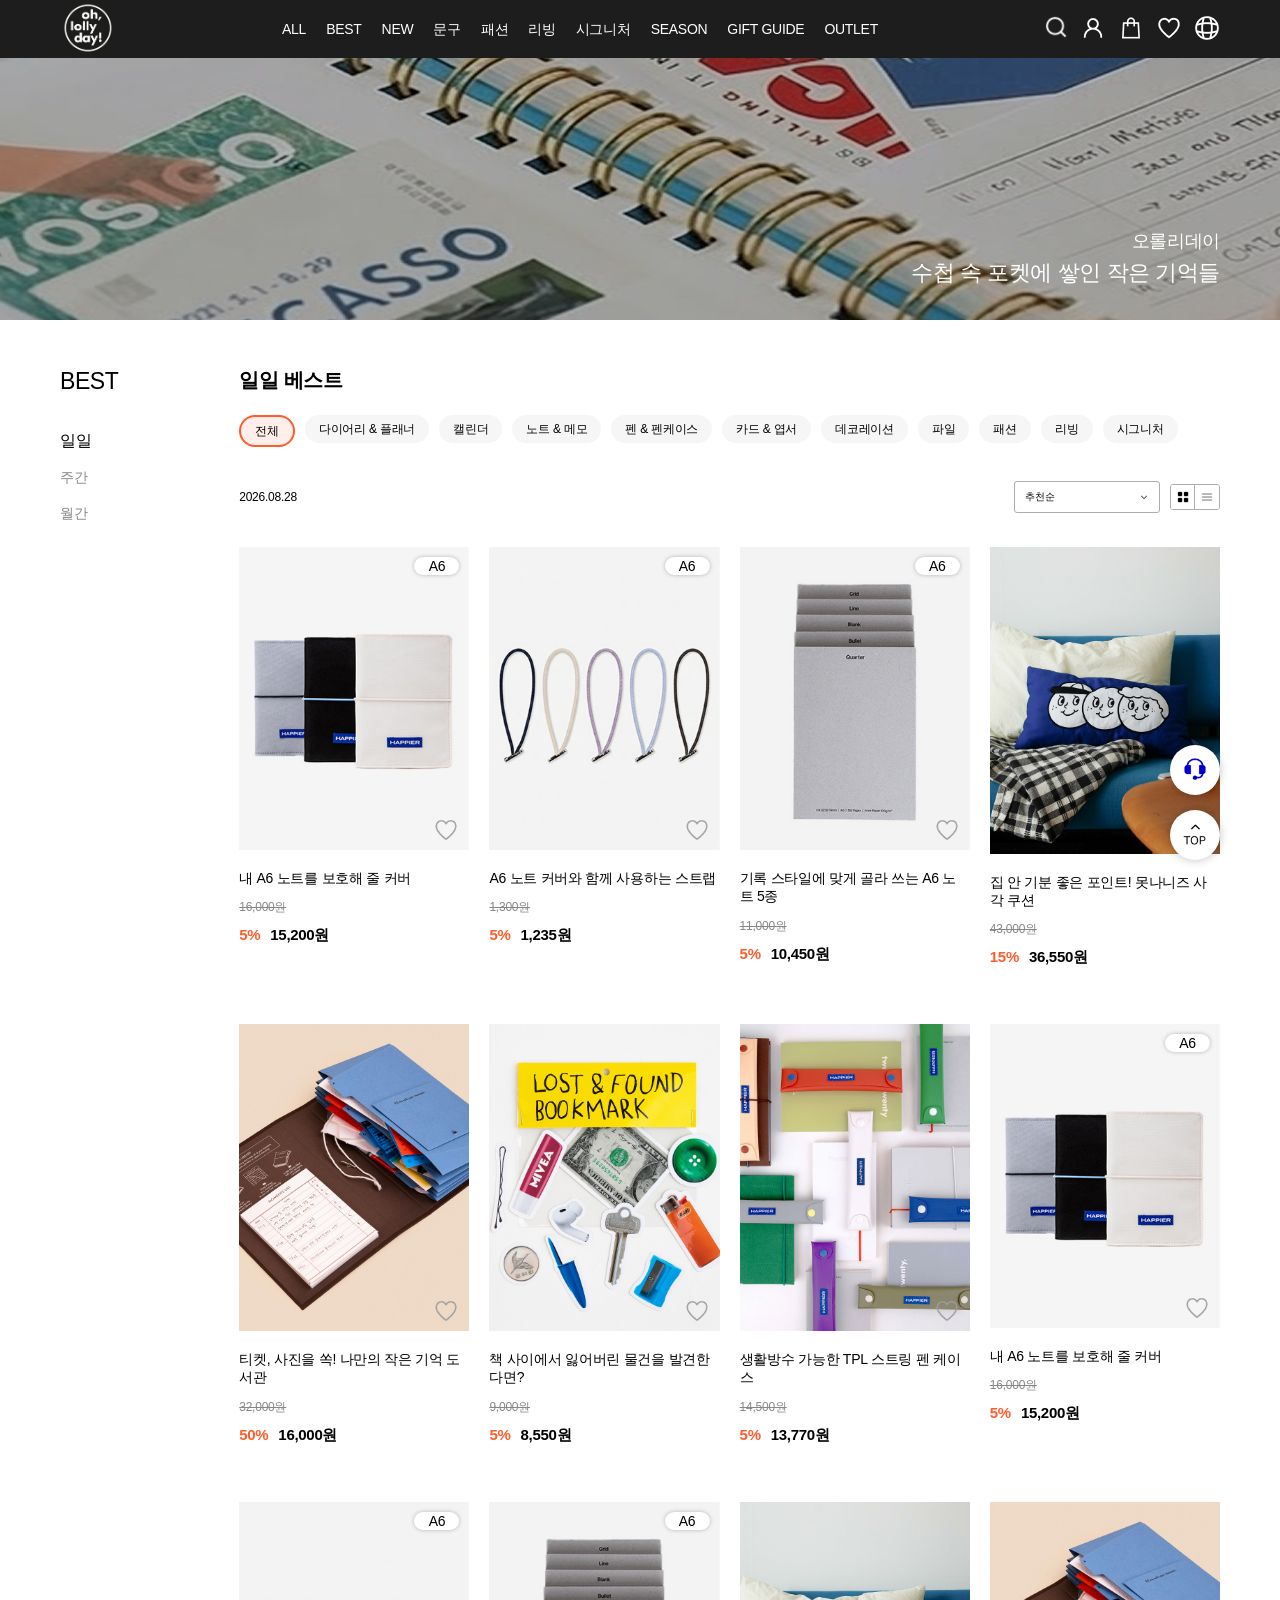
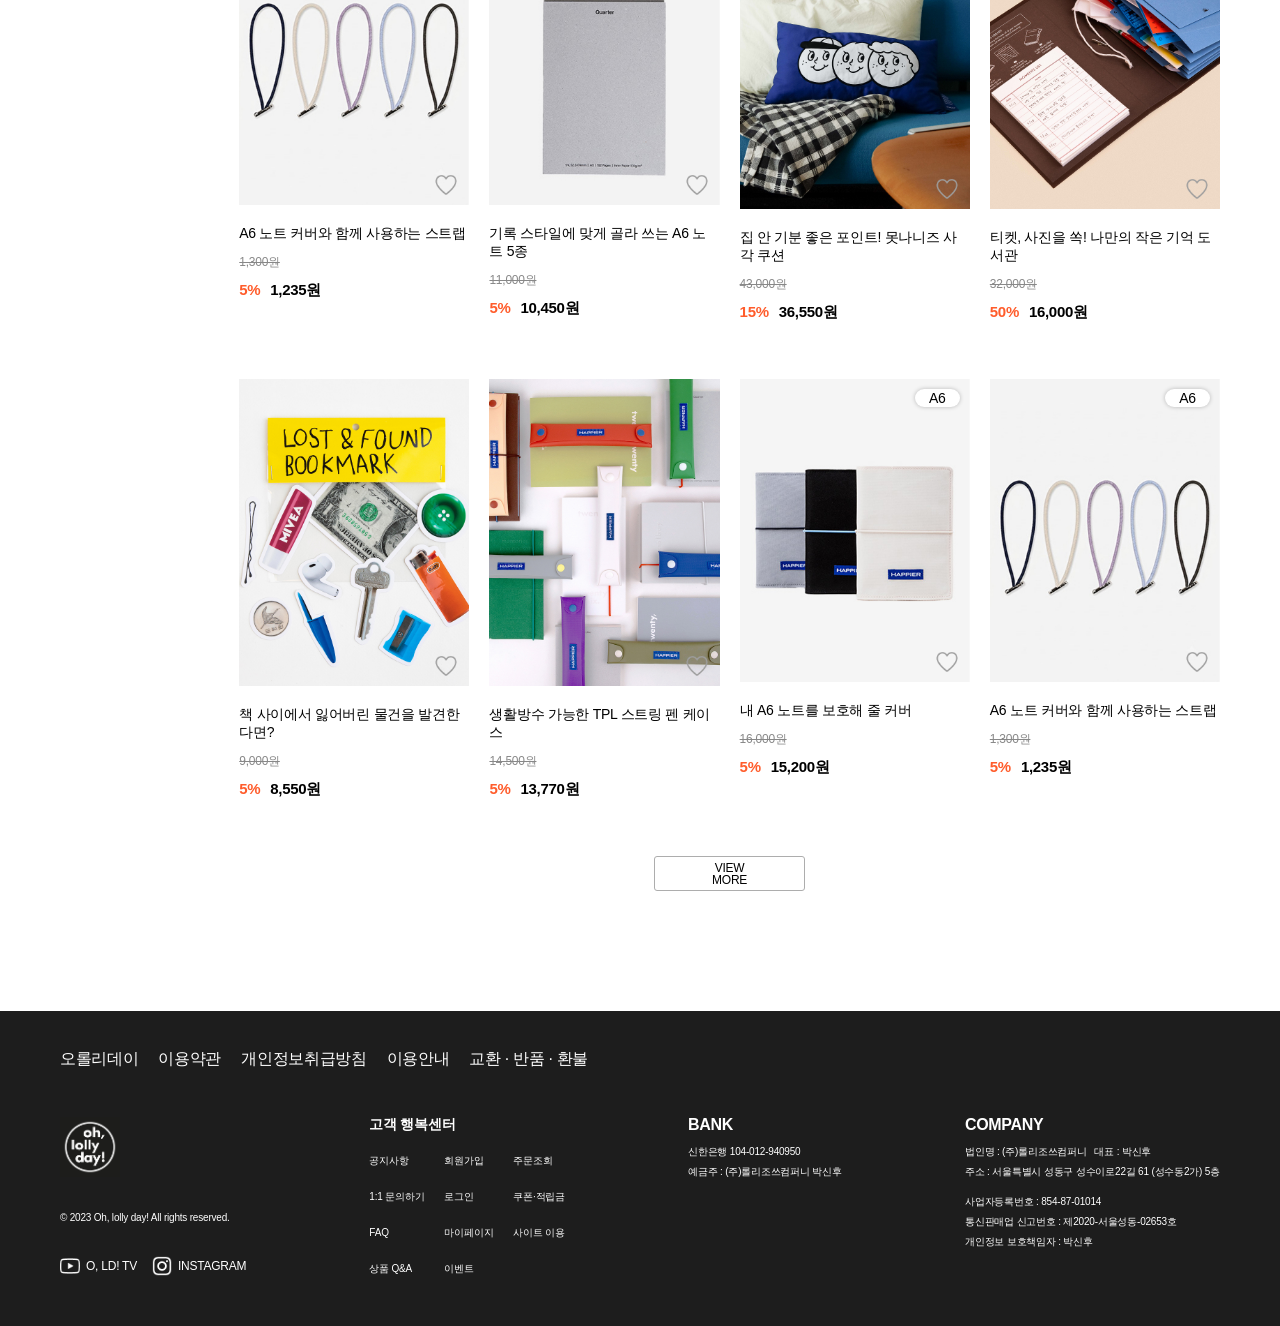
<file: sub_page.html>
<!DOCTYPE html>
<html lang="ko">
<head>
    <meta charset="UTF-8">
    <meta name="viewport" content="width=device-width, initial-scale=1.0">
    <meta name="description" content="">
    <meta name="keywords" content="">
    <title>오 롤리 데이 | 베스트셀러</title>
    <link rel="shortcut icon" href="./images/ohLollyDay_black_logo.png" type="image/x-icon">
    <link rel="stylesheet" href="./styles/reset.css">
    <link rel="stylesheet" href="./styles/var.css">
    <link rel="stylesheet" href="./styles/index.css">
    <link rel="stylesheet" href="./styles/sub_page.css">
    <link rel="stylesheet" href="./styles/responsive.css">
    <link rel="stylesheet" href="./styles/sub_responsive.css">
    <script src="./scripts/sub_db.js"></script>
    <script src="./scripts/sub_page.js" defer></script>
</head>
<body>
    <div id="wrap">
        <!-- 1행-헤더 -->
        <header>
            <div class="header_wrap flex-row-between-center">
                <div class="all_menu_btn">
                    <button type="button">
                        <img src="./images/all_menu_btn.png" alt="전체 메뉴">
                    </button>
                </div>
                <!-- 1-1. 로고 -->
                <h1><a href="./index.html"><img src="./images/ohLollyDay_black_logo.png" alt="oh, lolly day"></a></h1>
                <!-- 1-2. 네비 -->
                <nav>
                    <ul class="gnb flex-row-between-center">
                        <li><a href="#" class="gnb_all">ALL</a>
                            <!-- 1-2-1. 서브 네비 컨테이너 -->
                            <div class="snb_nav_container">
                                <ul class="lnb flex-row-between-start">
                                    <li>
                                        <p class="category">ALL</p>
                                        <ul class="lnb_list">
                                            <li><a href="#">전체 상품 보기</a></li>
                                        </ul>
                                    </li>
                                    <li>
                                        <p class="category">BEST</p>
                                        <ul class="lnb_list">
                                            <li><a href="#">일일 베스트</a></li>
                                            <li><a href="#">주간 베스트</a></li>
                                            <li><a href="#">월간 베스트</a></li>
                                        </ul>
                                    </li>
                                    <li>
                                        <p class="category">NEW</p>
                                        <ul class="lnb_list">
                                            <li><a href="#">전체 신상품 보기</a></li>
                                        </ul>
                                    </li>
                                    <li>
                                        <p class="category">문구</p>
                                        <ul class="lnb_list">
                                            <li><a href="#">다이어리 & 플래너</a></li>
                                            <li><a href="#">캘린더</a></li>
                                            <li><a href="#">노트 & 메모</a></li>
                                            <li><a href="#">펜 & 펜케이스</a></li>
                                            <li><a href="#">카드 & 엽서</a></li>
                                            <li><a href="#">데코레이션</a></li>
                                            <li><a href="#">파일</a></li>
                                        </ul>
                                    </li>
                                    <li>
                                        <p class="category">패션</p>
                                        <ul class="lnb_list">
                                            <li><a href="#">가방</a></li>
                                            <li><a href="#">파우치</a></li>
                                            <li><a href="#">악세사리</a></li>
                                            <li><a href="#">디지털 악세사리</a></li>
                                        </ul>
                                    </li>
                                    <li>
                                        <p class="category">시그니처</p>
                                        <ul class="lnb_list">
                                            <li><a href="#">못나니즈</a></li>
                                            <li><a href="#">팥팥노트</a></li>
                                            <li><a href="#">해피어라벨 시리즈</a></li>
                                        </ul>
                                    </li>
                                    <li>
                                        <p class="category">SEASON</p>
                                        <ul class="lnb_list">
                                            <li><a href="#">계절 추천 아이템</a></li>
                                            <li><a href="#">독서 추천 아이템</a></li>
                                            <li><a href="#">하반기 추천 아이템</a></li>
                                        </ul>
                                    </li>
                                    <li>
                                        <p class="category">GIFT GUIDE</p>
                                        <ul class="lnb_list">
                                            <li><a href="#">전체 보기</a></li>
                                            <li><a href="#">1만원 이하</a></li>
                                            <li><a href="#">2~3만원대</a></li>
                                            <li><a href="#">4만원 이상</a></li>
                                        </ul>
                                    </li>
                                    <li>
                                        <p class="category">OUTLET</p>
                                        <ul class="lnb_list">
                                            <li><a href="#">문구</a></li>
                                            <li><a href="#">패션/리빙</a></li>
                                        </ul>
                                    </li>
                                    <li>
                                        <p class="category">BRAND</p>
                                        <ul class="lnb_list">
                                            <li><a href="#">캠페인</a></li>
                                            <li><a href="#">프로젝트</a></li>
                                            <li><a href="#">소확행 리스트</a></li>
                                        </ul>
                                    </li>
                                </ul>
                            </div>
                        </li>
                        <li><a href="#">BEST</a></li>
                        <li><a href="#">NEW</a></li>
                        <li><a href="#">문구</a></li>
                        <li><a href="#">패션</a></li>
                        <li><a href="#">리빙</a></li>
                        <li><a href="#">시그니처</a></li>
                        <li><a href="#">SEASON</a></li>
                        <li><a href="#">GIFT GUIDE</a></li>
                        <li><a href="#">OUTLET</a></li>
                    </ul>
                </nav>
                <!-- 1-3. 메뉴(오른쪽) -->
                <ul class="menu_wrap flex-row-nowrap">
                    <li>
                        <button type="button" class="search_open_btn">
                            <img src="./images/search_icon.png" alt="검색하기">
                        </button>
                    </li>
                    <li><a href="#"><img src="./images/myPage_icon.png" alt="마이페이지"></a></li>
                    <li><a href="#"><img src="./images/showpping_iocn.png" alt="장바구니"></a></li>
                    <li><a href="#"><img src="./images/favorite_items_icon.png" alt="관심상품"></a></li>
                    <li><a href="#"><img src="./images/globalPage_icon.png" alt="글로벌 사이트"></a></li>
                </ul><!-- e:menu_wrap -->
                <!-- 1-4. 검색 오픈 레이어 영역 -->
                <div class="search_open">
                    <div class="open_container">
                        <!-- 검색창 닫기 버튼 -->
                        <div class="search_close_btn">
                            <button type="button"><img src="./images/close_btn.png" alt="닫기"></button>
                        </div>
                        <!-- 검색창 입력창 -->
                        <form action="" method="get" name="search" class="search_fom flex-row-nowrap">
                            <button type="submit" class="submit_btn"><img src="./images/searchBar_search_icon.png" alt="검색"></button>
                            <input type="text" name="user_search" id="user_search" placeholder="검색어를 입력해주세요." autofocus autocomplete="on">
                        </form>
                        <!-- 최근 검색어 -->
                        <div class="recent_search flex-row-nowrap">
                            <p class="title">최근 검색어</p>
                            <p class="no_data">최근 검색어가 없습니다.</p>
                        </div>
                        <!-- 추천 검색어 -->
                        <div class="recommend_search flex-row-nowrap">
                            <p class="title">추천</p>
                            <ul class="recommend_list flex-row-nowrap">
                                <!-- li는 js에서 반복문으로 사용 -->
                                <!-- <li><a href="#">못나니즈</a></li> -->
                            </ul>
                        </div>
                    </div>
                </div>
            </div>
            <!-- 0. 모바일용 서브 네비 -->
            <aside class="mobaile_sub_nav">
                <div class="m_sub flex-col-nowrap">
                    <!-- 0-1. 닫기 버튼 -->
                    <div class="close_btn">
                        <button type="button">
                            <img src="./images/close_btn.png" alt="닫기">
                        </button>
                    </div><!-- e:close_btn -->
                    <!-- 0-2. 로그인/회원가입 -->
                    <div class="user_info">
                        <a href="#" class="info_wrap flex-row-nowrap">
                            <span class="login_join">로그인 / 회원가입</span>
                            <img src="./images/more_view_icon2.png" alt="">
                        </a>
                        <p class="sub_text">행복한 하루를 즐길 준비 되었나요?</p>
                    </div><!-- e:user_info -->
                    <!-- 0-3. 카테고리 탭 -->
                    <div class="cate_wrap flex-row-nowrap">
                        <ul class="tab_menu">
                            <!-- js에서 반복문 사용 -->
                            <!-- <li class="active"><a href="#">ALL</a></li> -->
                        </ul>
                        <div class="tab_content">
                            <!-- js에서 반복문 사용 -->
                            <!-- <div class="sub_panel active">
                                <ul>
                                    <li><a href="#">전체 상품 보기</a></li>
                                </ul>
                            </div> -->
                        </div>
                    </div><!-- e:cate_wrap -->
                    <!-- 0-4. 글로벌 사이트 -->
                    <a href="#" class="global_web"><img src="./images/globalPage_icon.png" alt="글로벌 사이트"></a>
                </div><!-- e:m_sub -->
            </aside><!-- e:mobaile_sub_nav -->
        </header>
        <!-- 2~3행-배너 & 메인 -->
        <main class="sub">
            <!-- 2행-서브 페이지 배너 -->
            <div class="sub_bnr">
                <!-- 배경 이미지는 background_img로 처리 -->
                <div class="bnr_title_wrap flex-col-nowrap">
                    <p class="bnr_title">오롤리데이</p>
                    <p class="bnr_desc">수첩 속 포켓에 쌓인 작은 기억들</p>
                </div><!-- e:bnr_title_wrap -->
            </div><!-- e:sub_bnr -->
            <!-- 3행-메인(피그마 - 컨테이너) -->
            <section class="sub_wrap flex-row-between-start">
                <!-- 3-1. lfet -->
                <div class="sub_header flex-col-nowrap">
                    <!-- 3-1-1. 타이틀 -->
                    <h2>BEST</h2>
                    <!-- 3-1-2. 카테고리 -->
                    <ul class="sub_tab_list flex-col-nowrap">
                        <!-- <li><button type="button" class="active">일일</button></li>
                        <li><button type="button">주간</button></li>
                        <li><button type="button">월간</button></li> -->
                    </ul>
                </div><!-- e:sub_header -->
                <!-- 3-2. right -->
                <div class="sub_container flex-col-nowrap">
                    <!-- 3-2-1. 서브 타이틀 & 카테고리 -->
                    <div class="con_sub_title_wrap flex-col-nowrap">
                        <h3>일일 베스트</h3>
                        <ul class="con_sub_tab flex-row-wrap">
                            <!-- 반복 부분 js for문으로 처리 -->
                            <!-- <li><button type="button" class="active">전체</button></li> -->
                        </ul>
                    </div><!-- e:con_sub_title_wrap -->
                    <!-- 3-2-2. 필터 -->
                    <div class="filter_wrap flex-row-between-start">
                        <p class="date">2026.08.28</p>
                        <div class="fliter_right flex-row-nowrap">
                            <!-- 3-2-2-1. 필터 옵션 -->
                            <div class="filter_select">
                                <button type="button" class="select_btn flex-row-between-center"><span>추천순</span></button>
                                <ul class="select_list">
                                    <li><button type="button" class="option_btn active" data-value="recommend">추천순</button></li>
                                    <li><button type="button" class="option_btn" data-value="relevance">가장 관련성 높음</button></li>
                                    <li><button type="button" class="option_btn" data-value="price_asc">낮은 가격부터</button></li>
                                    <li><button type="button" class="option_btn" data-value="price_desc">높은 가격부터</button></li>
                                    <li><button type="button" class="option_btn" data-value="date_asc">오랜된 날짜부터</button></li>
                                    <li><button type="button" class="option_btn" data-value="date_desc">최신 날짜부터</button></li>
                                </ul>
                            </div><!-- e:filter_select -->
                            <!-- 3-2-2-2. 상품 미리보기 필터 옵션 -->
                            <div class="view_type_wrap flex-row-nowrap">
                                <button type="button" class="grid_btn active">
                                    <!-- 격자 이미지는 background_img로 처리 -->
                                    <!-- <img src="./images/grid_btn_active.png" alt="격자 보기"> -->
                                </button>
                                <button type="button" class="list_btn">
                                    <!-- 목록 이미지는 background_img로 처리 -->
                                    <!-- <img src="./images/list_btn_none_active.png" alt="목록 보기"> -->
                                </button>
                            </div><!-- e:view_type_wrap -->
                        </div><!-- e:fliter_right -->
                    </div><!-- e:filter_wrap -->
                    <!-- 3-2-3. 상품 랩 -->
                    <div class="sub_item_wrap">
                        <!-- 3-2-3-1. 상품 리스트 -->
                        <ul class="sub_item_list flex-row-wrap">
                            <!-- 반복 부분 js for문으로 처리 -->
                            <!-- <li>
                                <div class="item_top">
                                    <span class="size_label">A6</span>
                                    <a href="#" class="item_img">
                                        <img src="./images/best_item1.png" alt="내 A6 노트를 보호해 줄 커버">
                                    </a>
                                    <button type="button" class="favorite_btn">
                                        <img src="./images/favorite_items_icon2.png" alt="관심상품 등록">
                                    </button>
                                </div>
                                <a href="#" class="item_btm">
                                    <h3>내 A6 노트를 보호해 줄 커버</h3>
                                    <del class="item_origin_price">16,000원</del>
                                    <div class="sale_price">
                                        <p class="sale">5%</p>
                                        <p class="price">15,200원</p>
                                    </div>
                                </a>
                            </li> -->
                        </ul><!-- e:sub_item_list -->
                        <!-- 3-2-3-2. 더보기 버튼 -->
                        <div class="more_btn flex-row-center">
                            <button type="button">VIEW MORE</button>
                        </div>
                    </div><!-- e:sub_item_wrap -->
                </div><!-- e:sub_container -->
            </section>
        </main><!-- 2~3행-배너 & 메인 끝 -->
        <!-- 4행-푸터 -->
        <footer>
            <div class="foot_wrap flex-col-nowrap">
                <!-- (위) 이용약관 등 -->
                <ul class="foot_menu flex-row-nowrap">
                    <li><a href="#">오롤리데이</a></li>
                    <li><a href="#">이용약관</a></li>
                    <li><a href="#">개인정보취급방침</a></li>
                    <li><a href="#">이용안내</a></li>
                    <li><a href="#">교환 · 반품 · 환불</a></li>
                </ul>
                <!-- (아래) 회사 sns, 행복복지센터, 은행, 회사 정보  -->
                <div class="foot_info flex-row-between-start">
                    <!-- 회사 sns -->
                    <div class="com_sns">
                        <div class="foot_logo">
                            <a href="index.html">
                                <img src="./images/ohLollyDay_black_logo.png" alt="oh, lolly day">
                            </a>
                        </div>
                        <p class="copyright">&copy; 2023 Oh, lolly day! All rights reserved.</p>
                        <div class="sns_wrap flex-row-nowrap">
                            <a href="https://www.youtube.com/channel/UCgay59pIcwhCHVprFjxXqfA" class="youtube"><img src="./images/youtube_icon.png" alt="">O, LD! TV</a>
                            <a href="https://www.instagram.com/ohlollyday.official" class="insta"><img src="./images/instagram_icon.png" alt="">INSTAGRAM</a>
                        </div>
                    </div><!-- e:com_sns -->
                    <!-- 행복복지센터 -->
                    <div class="cs_center">
                        <h3 class="cs_title">고객 행복센터</h3>
                        <div class="cs_wrap flex-row-between-start">
                            <ul class="cs_list">
                                <li><a href="#">공지사항</a></li>
                                <li><a href="#">1:1 문의하기</a></li>
                                <li><a href="#">FAQ</a></li>
                                <li><a href="#">상품 Q&A</a></li>
                            </ul>
                            <ul class="cs_list">
                                <li><a href="#">회원가입</a></li>
                                <li><a href="#">로그인</a></li>
                                <li><a href="#">마이페이지</a></li>
                                <li><a href="#">이벤트</a></li>
                            </ul>
                            <ul class="cs_list">
                                <li><a href="#">주문조회</a></li>
                                <li><a href="#">쿠폰·적립금</a></li>
                                <li><a href="#">사이트 이용</a></li>
                            </ul>
                        </div><!-- e:cs_wrap -->
                    </div><!-- e:cs_center -->
                    <!-- 은행 -->
                    <div class="bank">
                        <h3 class="bank_title">BANK</h3>
                        <div class="bank_info flex-col-nowrap">
                            <p>신한은행 104-012-940950</p>
                            <p>예금주 : (주)롤리조쓰컴퍼니 박신후</p>
                        </div>
                    </div><!-- e:bank -->
                    <!-- 회사정보 -->
                    <div class="com_info">
                        <h3 class="com_title">COMPANY</h3>
                        <address>
                            <div class="info_top flex-col-nowrap">
                                <p>법인명 : (주)롤리조쓰컴퍼니 &nbsp; 대표 : 박신후</p>
                                <p>주소 : 서울특별시 성동구 성수이로22길 61 (성수동2가) 5층</p>
                            </div>
                            <div class="info_btm flex-col-nowrap">
                                <p>사업자등록번호 : 854-87-01014</p>
                                <p>통신판매업 신고번호 : 제2020-서울성동-02653호</p>
                                <p>개인정보 보호책임자 : 박신후</p>
                            </div>
                        </address>
                    </div><!-- e:com_info -->
                </div><!-- e:foot_info -->
            </div>
        </footer>
        <!-- CTA 버튼 -->
        <div class="quick_btn_wrap flex-col-nowrap">
            <button type="button" class="cs_btn">
                <img src="./images/cs_btn_icon.png" alt="고객센터 상담 문의">
            </button>
            <button type="button" class="top_btn_png flex-row-center">
                <img class="img_on" src="./images/top_btn_icon.png" alt="페이지의 최상단으로 이동">
                <img class="img_hover" src="./images/top_btn_hover_icon.png" alt="페이지의 최상단으로 이동">
            </button>
        </div><!-- e:quick_btn_wrap -->
    </div><!-- e:wrap -->
</body>
</html>
</file>
<file: styles/var.css>
/* var.css */
:root {
    /* 너비 */
    --width-desk:1920px;
    --width-container:1380px; /* 콘텐츠 너비 */

    /* 색상 */
    --color-primary:#ff5c2b; /* 할인 */
    --color-light:#fff;
    --color-dark:#000;
    --color-main-bg:#f8f6f0; /* 메인 배경 */
    --color-sub-bg:#1d1d1d; /* 헤더, 푸터 배경 */
    --color-inactive-v1:#888; /* 비활성화 1 */
    --color-inactive-v2:#999; /* 비활성화2 */
    --color-inactive-v3:#616161; /* 비활성화3 - 서브 네비 */
    --color-inactive-v4:#f6f6f6; /* 비활성화4 */
    --color-sub-content:#444; /* 세부내용 */
    --color-sub-content-v2:#d8d8d8; /* 세부내용 */
    --color-border:#adadad; /* 스크롤 배경 */
    --color-scroll-bg:#d9d9d9; /* 스크롤 배경 */
    --color-scroll-bar:#a5a5a5; /* 스크롤 바 */
    --color-point:#ffc83b; /* 오롤리데이 포인트 노란색 */
    --color-search-bar:#fff7f5; /* 검색창-검색바 배경 */

    /* 폰트 */
    --font-size-8:0.5em;
    --font-size-10:0.625em;
    --font-size-12:0.75em;
    --font-size-13:0.813em;
    --font-size-14:0.875em;
    --font-size-15:0.938em;
    --font-size-16:1em;
    --font-size-17:1.063em;
    --font-size-18:1.125em;
    --font-size-20:1.25em;
    --font-size-22:1.375em;
    --font-size-23:1.438em;
    --font-size-24:1.5em;
    --font-size-25:1.563em;
    --font-size-26:1.625em;
    --font-size-32:2em;
    --font-size-34:2.125em;

    /* 폰트 두께 */
    --font-weight-demilight:300;
    --font-weight-medium:500;
    --font-weight-semibold:600;
    --font-weight-bold:700;

    /* 자간 */
    --letter-spacing-nomal:-0.02em;
    --letter-spacing-xxs:-0.03em;
    --letter-spacing-xxxs:-0.04em;
    --letter-spacing-xs:-0.06em;
    --letter-spacing-s:-0.07em;
    --letter-spacing-ms:-0.08em;

    /* 행간 */
    --line-height-m:1.3;
    --line-height-md:1.5;

    /* 모서리 둥글기 */
    --radius-xs:3px;
    --radius-m:20px;
    --radius-ml:30px;
    --radius-l:50px;

    /* 간격 */
    --spacing-3:3px;
    --spacing-4:4px;
    --spacing-6:6px;
    --spacing-8:8px;
    --spacing-10:10px;
    --spacing-13:13px;
    --spacing-12:12px;
    --spacing-14:14px;
    --spacing-15:15px;
    --spacing-16:16px;
    --spacing-18:18px;
    --spacing-20:20px;
    --spacing-22:22px;
    --spacing-24:24px;
    --spacing-25:25px;
    --spacing-26:26px;
    --spacing-30:30px;
    --spacing-40:40px;
    --spacing-50:50px;
    --spacing-52:52px;
    --spacing-54:54px;
    --spacing-60:60px;
    --spacing-62:62px;
    --spacing-64:64px;
    --spacing-70:70px;
    --spacing-80:80px;

    /* 패딩 */
    --padding-left-right:0 270px;
    --padding-lnb:40px 0 80px;
}

/* 반복 클래스 */
.flex-row-nowrap {
    display:flex;
    flex-flow:row nowrap;
}
.flex-col-nowrap {
    display:flex;
    flex-flow:column nowrap;
}
.flex-col-between-start {
    display:flex;
    flex-flow:column nowrap;
    justify-content:space-between;
    align-items:flex-start;
}
.flex-row-between-center {
    display:flex;
    flex-flow:row nowrap;
    justify-content:space-between;
    align-items:center;
}
.flex-row-between-start {
    display:flex;
    flex-flow:row nowrap;
    justify-content:space-between;
    align-items:flex-start;
}
.flex-row-center {
    display:flex;
    flex-flow:row nowrap;
    justify-content:center;
    align-items:center;
}
.flex-row-wrap {
    display:flex;
    flex-flow:row wrap;
}
</file>
<file: styles/index.css>
/* index.css */
html, body {width: 100%; max-width: 100%;}
#wrap {
    max-width:var(--width-desk); width:100%;
    margin:0 auto;
}
/* ---------------------------------------- 1행-헤더 */
#wrap header {
    max-width:var(--width-desk); height:auto;
    background-color:var(--color-sub-bg);
    position:fixed; left:50%; top:0; width:100%; z-index:999;
    transform:translateX(-50%);
}
#wrap header .header_wrap {width:var(--width-container); margin:0 auto;}
/* ---------------------------------------- 0. 모바일용 전체메뉴 */
#wrap header .all_menu_btn {width:26px; height:26px; display:none;}
#wrap header .all_menu_btn button {width:100%; height:100%;}
#wrap header .all_menu_btn button img {width:100%;}
/* ---------------------------------------- 0. 모바일용 서브 네비 */
#wrap header .mobaile_sub_nav {
    background-color:var(--color-light); padding-top:var(--spacing-20);
    position:fixed; left:-200%; top:0; width:100%; height:100vh; z-index:999;
    transition:left 0.3s ease; box-shadow:0 13px 22px 0 rgba(0, 0, 0, 0.07);
}
#wrap header .mobaile_sub_nav.active {left:0;}
#wrap header .mobaile_sub_nav .m_sub {height:100%;}
/* ---------------------------------------- 0-1. 닫기 버튼 */
#wrap header .mobaile_sub_nav .m_sub .close_btn {margin-bottom:var(--spacing-40); padding:0 15px;}
#wrap header .mobaile_sub_nav .m_sub .close_btn button {width:26px; height:26px;}
#wrap header .mobaile_sub_nav .m_sub .close_btn button img {width:100%;}
/* ---------------------------------------- 0-2. 로그인/회원가입 */
#wrap header .mobaile_sub_nav .m_sub .user_info {padding:0 15px; border-bottom:1px solid var(--color-scroll-bg);}
#wrap header .mobaile_sub_nav .m_sub .user_info .info_wrap {align-items:center; margin-bottom:var(--spacing-10);}
#wrap header .mobaile_sub_nav .m_sub .user_info .info_wrap .login_join {font-size:var(--font-size-22); font-weight:var(--font-weight-semibold); line-height:1;}
#wrap header .mobaile_sub_nav .m_sub .user_info .info_wrap img {width:22px;}
#wrap header .mobaile_sub_nav .m_sub .user_info .sub_text {margin-bottom:30px; font-size:var(--font-size-14);}
/* ---------------------------------------- 0-3. 카테고리 탭 */
#wrap header .mobaile_sub_nav .m_sub .cate_wrap {width:440px; gap:var(--spacing-10); height:100%; flex:1; overflow:hidden;}
/* ---------------------------------------- 0-3-1. left */
#wrap header .mobaile_sub_nav .m_sub .cate_wrap .tab_menu {background-color:var(--color-sub-bg); width:100%; height:100%; position:relative;}
#wrap header .mobaile_sub_nav .m_sub .cate_wrap .tab_menu li {padding:16px 15px;}
#wrap header .mobaile_sub_nav .m_sub .cate_wrap .tab_menu li a {color:var(--color-light); font-size:var(--font-size-14); font-weight:var(--font-weight-medium); display:flex; align-items:center;}
#wrap header .mobaile_sub_nav .m_sub .cate_wrap .tab_menu li:nth-child(7) a {color:var(--color-point);}
#wrap header .mobaile_sub_nav .m_sub .cate_wrap .tab_menu .active {background-color:var(--color-primary);}
#wrap header .mobaile_sub_nav .m_sub .cate_wrap .tab_menu .active a {font-size:var(--font-size-14); font-weight:var(--font-weight-bold); color:var(--color-dark);}
/* ---------------------------------------- 0-3-2. right */
#wrap header .mobaile_sub_nav .m_sub .cate_wrap .tab_content {}
#wrap header .mobaile_sub_nav .m_sub .cate_wrap .tab_content .sub_panel {display:none;}
#wrap header .mobaile_sub_nav .m_sub .cate_wrap .tab_content .sub_panel.active {display:block;}
#wrap header .mobaile_sub_nav .m_sub .cate_wrap .tab_content .sub_panel ul {}
#wrap header .mobaile_sub_nav .m_sub .cate_wrap .tab_content .sub_panel ul li {width:260px; padding:16px 15px;}
#wrap header .mobaile_sub_nav .m_sub .cate_wrap .tab_content .sub_panel ul li a {font-size:var(--font-size-14); color:var(--color-inactive-v3);}
#wrap header .mobaile_sub_nav .m_sub .cate_wrap .tab_content .sub_panel ul li:hover a {font-weight:var(--font-weight-medium); color:var(--color-dark);}
#wrap header .mobaile_sub_nav .m_sub .cate_wrap .tab_content .active {}
#wrap header .mobaile_sub_nav .m_sub .cate_wrap .tab_content .active ul {}
#wrap header .mobaile_sub_nav .m_sub .cate_wrap .tab_content .active ul li {}
#wrap header .mobaile_sub_nav .m_sub .cate_wrap .tab_content .active ul li a {font-size:var(--font-size-14);}
/* ---------------------------------------- 0-4. 글로벌 사이트 */
#wrap header .mobaile_sub_nav .m_sub .global_web {
    width:26px; height:26px;
    position:absolute; left:15px; bottom:45px; z-index:10;
}
#wrap header .mobaile_sub_nav .m_sub .global_web img {width:100%;}
/* ---------------------------------------- 1-1. 로고 */
#wrap header h1 {width:60px; height:62px;}
#wrap header h1 a {}
#wrap header h1 a img {width:100%;}
/* ---------------------------------------- 1-2. 네비 */
#wrap header nav {}
#wrap header nav .gnb {gap:var(--spacing-50);}
#wrap header nav .gnb > li {}
#wrap header nav .gnb > li a {
    color:var(--color-light);
    font-weight:var(--font-weight-medium);
    word-break:keep-all;
}
#wrap header nav .gnb > li a:hover {color:var(--color-primary);}
/* ---------------------------------------- 1-2-1. 서브 네비 컨테이너 */
#wrap header nav .gnb > li .snb_nav_container {
    position:absolute; left:0; top:100%; 
    width:100%; height:0; padding:0 270px 0 290px;
    background-color:var(--color-light);
    box-shadow:0 13px 22px 0 rgba(0, 0, 0, 0.07);
    opacity:0; overflow:hidden;
    transition:opacity 0.3s, height 0.3s, padding 0.3s;
}
#wrap header nav .gnb li:nth-child(1):hover .snb_nav_container {opacity:1; height:364px; padding:40px 270px 80px;}
#wrap header nav .gnb > li .snb_nav_container .lnb {/* gap:40px; */}
#wrap header nav .gnb > li .snb_nav_container .lnb > li {}
#wrap header nav .gnb > li .snb_nav_container .lnb > li:nth-child(6) p {color:var(--color-primary);}
#wrap header nav .gnb > li .snb_nav_container .lnb > li .category {
    margin-bottom:var(--spacing-22);
    font-weight:var(--font-weight-semibold);
    font-size:var(--font-size-14);
}
#wrap header nav .gnb > li .snb_nav_container .lnb > li .lnb_list {display:flex; flex-flow:column nowrap; gap:var(--spacing-18);}
#wrap header nav .gnb > li .snb_nav_container .lnb > li .lnb_list > li {}
#wrap header nav .gnb > li .snb_nav_container .lnb > li .lnb_list > li a {
    color:var(--color-inactive-v3); white-space: nowrap;
    font-size:var(--font-size-12);
    transition:color 0.3s ease, font-weight 0.3s ease;
}
#wrap header nav .gnb > li .snb_nav_container .lnb > li .lnb_list > li a:hover {color:var(--color-dark); font-weight:var(--font-weight-medium);}
/* ---------------------------------------- 1-3. 메뉴(오른쪽) */
#wrap header .menu_wrap {gap:var(--spacing-14); flex-shrink:0;}
#wrap header .menu_wrap li {}
#wrap header .menu_wrap li .search_open_btn {width:26px; height:26px;}
#wrap header .menu_wrap li .search_open_btn img {width:100%;}
#wrap header .menu_wrap li a {width:26px; height:26px;}
#wrap header .menu_wrap li a img {width:100%;}
/* ---------------------------------------- 1-4. 검색 오픈 레이어 영역 */
#wrap header .search_open {
    position:absolute; left:0; top:100%; width:100%; 
    background-color:var(--color-light); box-shadow:0 13px 22px 0 rgba(0, 0, 0, 0.07); 
    padding:30px 270px 100px;
    opacity:0; visibility:hidden;
    transition:opacity 0.3s ease, visibility 0.3s ease;
}
#wrap header .search_open.active {opacity:1; visibility:visible;}
#wrap header .search_open .open_container {position:relative; padding-top:var(--spacing-40);}
/* ---------------------------------------- 1-4-1. 검색창 닫기 버튼 */
#wrap header .search_open .open_container .search_close_btn {position:absolute; right:0; top:0;}
#wrap header .search_open .open_container .search_close_btn button {width:26px;}
#wrap header .search_open .open_container .search_close_btn button img {width:100%;}
/* ---------------------------------------- 1-4-2. 검색창 입력바 */
#wrap header .search_open .open_container .search_fom {align-items:center; background-color:var(--color-search-bar); padding:16px 20px; border-radius:var(--radius-xs); margin-bottom:var(--spacing-20);}
#wrap header .search_open .open_container .search_fom .submit_btn {width:26px; margin-right:var(--spacing-10);}
#wrap header .search_open .open_container .search_fom .submit_btn img {width:100%;}
#wrap header .search_open .open_container .search_fom #user_search {background-color:transparent; width:100%;}
#wrap header .search_open .open_container .search_fom #user_search::placeholder {color:var(--color-inactive-v2);}
/* ---------------------------------------- 1-4-3. 최근 검색어 */
#wrap header .search_open .open_container .recent_search {gap:var(--spacing-10); margin-bottom:var(--spacing-20); align-items:center;}
#wrap header .search_open .open_container .recent_search .title {font-weight:var(--font-weight-medium);}
#wrap header .search_open .open_container .recent_search .no_data {font-size:var(--font-size-14); color:var(--color-sub-content);}
/* ---------------------------------------- 1-4-4. 추천 검색어 */
#wrap header .search_open .open_container .recommend_search {gap:var(--spacing-10); align-items:center;}
#wrap header .search_open .open_container .recommend_search .title {font-weight:var(--font-weight-medium); line-height:1; margin-bottom:2px; word-break:keep-all;}
#wrap header .search_open .open_container .recommend_search .recommend_list {display:flex; flex-flow:row wrap; gap:var(--spacing-6);}
#wrap header .search_open .open_container .recommend_search .recommend_list li {
    padding:6px 10px; background-color:var(--color-main-bg); 
    border:1.5px solid var(--color-point); border-radius:var(--radius-m);
    display:flex; flex-flow:row nowrap; align-items:center;
}
#wrap header .search_open .open_container .recommend_search .recommend_list li a {font-size:var(--font-size-12); text-align:center;}
/* ---------------------------------------- 2행-메인 광고 배너 */
#wrap main {max-width:var(--width-desk);}
/* #wrap main .main_banner {
    background-image:url(../images/main_banner.jpg);
    background-size:cover;
    background-position:center -60%;
    background-repeat:no-repeat;
    width:100%; height:850px;
} */
#wrap main .main_banner {width:100%;}
#wrap main .main_banner .main_br {}
#wrap main .main_banner .main_br .swiper-wrapper {}
#wrap main .main_banner .main_br .swiper-wrapper .main_br_slide {
    height:850px; background-size:cover;
    background-position:center -60%;
    background-repeat:no-repeat;
}
#wrap main .main_banner .main_br .swiper-wrapper .main_br_slide .banner_link {display:block; width:100%; height:100%;}
#wrap main .main_banner .main_br .swiper-pagination {}
#wrap main .main_banner .main_br .swiper-pagination-bullet {transition:width 0.5s ease, border-radius 0.5s ease, background-color 0.5s ease;}
#wrap main .main_banner .main_br .swiper-pagination-bullet-active {
    background-color:var(--color-light);
     /* border:2px solid var(--color-dark); */  border-radius:5px;
    opacity:1; width:45px;
}
/* ---------------------------------------- 3행-베스트 섹션 */
#wrap main .best {
    padding:120px 0; width:var(--width-container); margin:0 auto;
    display:flex; flex-flow:row nowrap; gap:var(--spacing-80);
    justify-content:space-between;
}
/* ---------------------------------------- 3-1. (왼쪽) 타이틀 랩 */
#wrap main .best .best_title_wrap {width:259px;}
/* ---------------------------------------- 3-1-1. 베스트 타이틀 헤더 */
#wrap main .best .best_title_wrap .best_header {width:100%}
#wrap main .best .best_title_wrap .best_header .best_title {font-weight:var(--font-weight-medium); font-size:var(--font-size-32); margin-bottom:10px;}
#wrap main .best .best_title_wrap .best_header .best_desc {
    font-size:var(--font-size-14); 
    padding-bottom:var(--spacing-30);
    border-bottom:1px solid var(--color-inactive-v1);
}
/* ---------------------------------------- 3-1-2. 카테고리 탭 영역 */
#wrap main .best .best_title_wrap .best_tab_list {margin:50px 0 317px; gap:var(--spacing-30);}
#wrap main .best .best_title_wrap .best_tab_list li {}
#wrap main .best .best_title_wrap .best_tab_list li .tab_btn {font-size:var(--font-size-18); color:var(--color-inactive-v1); position:relative;}
#wrap main .best .best_title_wrap .best_tab_list li .tab_btn::after {
    content:''; position:absolute; left:0; bottom:-10px;
    width:130%; height:3px; background-color:var(--color-point);
    opacity:0; transform-origin:left center; transform:scale(0);
    transition:opacity 0.4s ease, transform 0.4s ease;
}
#wrap main .best .best_title_wrap .best_tab_list li .tab_btn:hover::after {opacity:1; transform:scale(1);}
#wrap main .best .best_title_wrap .best_tab_list li .active {font-size:var(--font-size-20); color:var(--color-dark); font-weight:var(--font-weight-semibold);}
/* #wrap main .best .best_title_wrap .best_tab_list li .active::after {opacity:1; transform:scale(1);} */
/* ---------------------------------------- 3-1-3. 더보기 버튼 */
#wrap main .best .best_title_wrap .more_btn {
    display:flex; justify-content:center; align-items:center;
    width:100%; height:40px;
    border:1px solid var(--color-dark); border-radius:var(--radius-xs);
    color:var(--color-dark);
    position:relative; overflow:hidden; z-index:1;
    transition:color 0.7s ease;
}
#wrap main .best .best_title_wrap .more_btn::after {
    content:''; display:block;
    position:absolute; left:0; top:0; z-index:-1;
    width:100%; height:100%;
    background-color:var(--color-dark);
    transform:scaleX(0); transform-origin:left center; transition:transform 0.9s ease;
}
#wrap main .best .best_title_wrap .more_btn img {
    width:14px; height:14px;
    transform:translateY(1px) rotate(0deg); transition:filter 0.9s ease, transform 0.9s ease;
}
#wrap main .best .best_title_wrap .more_btn:hover::after {transform:scaleX(1);}
#wrap main .best .best_title_wrap .more_btn:hover {color:var(--color-light);}
#wrap main .best .best_title_wrap .more_btn:hover img {filter:invert(1); transform:translateY(1px) rotate(360deg);}
/* ---------------------------------------- 3-2. (오른쪽) 상품 스와이퍼 */
#wrap main .best .best_item_list {flex:1; position:relative; padding-bottom:50px;}
#wrap main .best .best_item_list .swiper-wrapper {}
#wrap main .best .best_item_list .swiper-wrapper .best_slide {position:relative; height:100%;}
#wrap main .best .best_item_list .swiper_control_wrap {
    position:absolute; left:50%; bottom:0; z-index:10;
    transform:translateX(-50%);
    align-items:center; justify-content:center; gap:var(--spacing-16);
}
#wrap main .best .best_item_list .swiper_control_wrap .swiper-button-prev,
#wrap main .best .best_item_list .swiper_control_wrap .swiper-button-next {
    position:static; width:20px; height:20px; margin:0;
    background-size:contain; background-position:center; background-repeat:no-repeat;
}
#wrap main .best .best_item_list .swiper_control_wrap .swiper-button-prev svg,
#wrap main .best .best_item_list .swiper_control_wrap .swiper-button-next svg {display:none;}
#wrap main .best .best_item_list .swiper_control_wrap .swiper-button-prev {background-image:url(../images/more_prev_icon.png);}
#wrap main .best .best_item_list .swiper_control_wrap .swiper-button-next {background-image:url(../images/more_view_icon.png);}
#wrap main .best .best_item_list .swiper_control_wrap .swiper-pagination-fraction {position:static; width:auto; font-size:var(--font-size-14);}
/* ---------------------------------------- 3-2-1. top */
#wrap main .best .best_item_list .swiper-wrapper .best_slide .item_top {
    position:relative; z-index:5;
    width:100%; height:440px; overflow:hidden;
    margin-bottom:var(--spacing-16);
}
#wrap main .best .best_item_list .swiper-wrapper .best_slide .item_top .size_label {
    width:57px; height:26px;
    display:flex; flex-flow:row nowrap; justify-content:center; align-items:center;
    background-color:var(--color-light); 
    border-radius:var(--radius-l); 
    box-shadow:0 0 4px 0 rgba(0, 0, 0, 0.25);
    position:absolute; right:20px; top:20px; z-index:10;
    font-size:var(--font-size-18);
}
#wrap main .best .best_item_list .swiper-wrapper .best_slide .item_top .item_img {/* width:100%; height:280px; flex:1; */}
#wrap main .best .best_item_list .swiper-wrapper .best_slide .item_top .item_img img {
    width:100%; height:100%;
    object-fit:cover;
    transition:transform 0.5s;
}
#wrap main .best .best_item_list .swiper-wrapper .best_slide .item_top:hover img {transform:scale(1.1);}
/* ---------------------------------------- 3-2-2. btm */
#wrap main .best .best_item_list .swiper-wrapper .best_slide .item_btm {}
#wrap main .best .best_item_list .swiper-wrapper .best_slide .item_btm * {}
#wrap main .best .best_item_list .swiper-wrapper .best_slide .item_btm h3{font-weight:var(--font-weight-medium); margin-bottom:var(--spacing-14); line-height:var(--line-height-m);}
#wrap main .best .best_item_list .swiper-wrapper .best_slide .item_btm .item_origin_price{font-size:var(--font-size-14); color:var(--color-inactive-v1);}
#wrap main .best .best_item_list .swiper-wrapper .best_slide .item_btm .sale_price {display:flex; flex-flow:row nowrap; gap:var(--spacing-10); margin-top:14px;}
#wrap main .best .best_item_list .swiper-wrapper .best_slide .item_btm .sale_price .sale{font-size:var(--font-size-17); font-weight:var(--font-weight-semibold); color:var(--color-primary);}
#wrap main .best .best_item_list .swiper-wrapper .best_slide .item_btm .sale_price .price{font-size:var(--font-size-17); font-weight:var(--font-weight-semibold);}
/* ---------------------------------------- 3-3. 관심상품 등록 */
#wrap main .best .best_item_list .swiper-wrapper .best_slide .favorite_btn {
    position:absolute; right:20px; bottom:20px;
    width:36px; height:36px; z-index:10;
    display:flex; justify-content:center; align-items:center;
}
#wrap main .best .best_item_list .swiper-wrapper .best_slide .favorite_btn img {width:100%;}
/* ---------------------------------------- 4행-신상품 섹션 */
#wrap main .new {background-color:var(--color-main-bg); width:100%;}
#wrap main .new .new_wrap {padding:120px 0; width:var(--width-container); margin:0 auto; gap:var(--spacing-20);}
/* ---------------------------------------- 4-1. (위) 타이틀 랩 */
#wrap main .new .new_title_wrap {width:100%; justify-content:space-between; align-items:flex-end;}
/* ---------------------------------------- 4-1-1. 신상품 타이틀 헤더 */
#wrap main .new .new_title_wrap .new_header {}
#wrap main .new .new_title_wrap .new_header .new_title {font-size:var(--font-size-32); font-weight:var(--font-weight-medium); margin-bottom:var(--spacing-10);}
#wrap main .new .new_title_wrap .new_header .new_desc {color:var(--color-sub-content); margin-bottom:var(--spacing-20);}
/* ---------------------------------------- 4-1-2. 전체보기 */
#wrap main .new .new_title_wrap .new_more_btn {font-size:var(--font-size-14); justify-content:flex-end; align-items:center;}
#wrap main .new .new_title_wrap .new_more_btn img {width:18px;}
/* ---------------------------------------- 4-2. (아래) 신상품 리스트 */
#wrap main .new .new_item_list {flex:1; width:100%;}
#wrap main .new .new_item_list .swiper-wrapper {}
#wrap main .new .new_item_list .swiper-wrapper .new_slide {}
/* ---------------------------------------- 4-2-1. top */
#wrap main .new .new_item_list .swiper-wrapper .new_slide .item_top {width:100%; height:440px; overflow:hidden; position:relative; margin-bottom:var(--spacing-16);}
#wrap main .new .new_item_list .swiper-wrapper .new_slide .item_top .item_img {width:100%; height:100%;}
#wrap main .new .new_item_list .swiper-wrapper .new_slide .item_top .item_img img {width:100%; height:100%; object-fit:cover; transition:transform 0.5s;}
#wrap main .new .new_item_list .swiper-wrapper .new_slide .item_top .item_img img:hover {transform:scale(1.1);}
/* ---------------------------------------- 4-2-2. btm */
#wrap main .new .new_item_list .swiper-wrapper .new_slide .item_btm {}
#wrap main .new .new_item_list .swiper-wrapper .new_slide .item_btm h3 {font-weight:var(--font-weight-medium); margin-bottom:var(--spacing-14); line-height:var(--line-height-m);}
#wrap main .new .new_item_list .swiper-wrapper .new_slide .item_btm .item_origin_price {font-size:var(--font-size-14); color:var(--color-inactive-v1);}
#wrap main .new .new_item_list .swiper-wrapper .new_slide .item_btm .sale_price {display:flex; flex-flow:row nowrap; gap:var(--spacing-10); margin-top:14px;}
#wrap main .new .new_item_list .swiper-wrapper .new_slide .item_btm .sale_price * {font-size:var(--font-size-17);}
#wrap main .new .new_item_list .swiper-wrapper .new_slide .item_btm .sale_price .sale { font-weight:var(--font-weight-semibold); color:var(--color-primary);}
#wrap main .new .new_item_list .swiper-wrapper .new_slide .item_btm .sale_price .price { font-weight:var(--font-weight-semibold);}
/* ---------------------------------------- 4-3. 관심상품 등록 */
#wrap main .new .new_item_list .swiper-wrapper .new_slide .item_top .favorite_btn {
    position:absolute; right:20px; bottom:20px;
    width:36px; height:36px; z-index:10;
    display:flex; justify-content:center; align-items:center;
}
#wrap main .new .new_item_list .swiper-wrapper .new_slide .favorite_btn img {width:100%;}
/* ---------------------------------------- 5행-시즌 섹션 */
#wrap main .season {width:var(--width-container); padding:120px 0 160px; margin:0 auto;}
/* ---------------------------------------- 5-1. (위) 타이틀 헤더 */
#wrap main .season .season_header {}
#wrap main .season .season_header .season_title {font-size:var(--font-size-32); font-weight:var(--font-weight-medium); margin-bottom:var(--spacing-10); align-items:center; gap:var(--spacing-4);}
#wrap main .season .season_header .season_title img {width:36px;}
#wrap main .season .season_header .season_desc {color:var(--color-sub-content); margin-bottom:var(--spacing-40);}
/* ---------------------------------------- 5-2. (아래) 상품 */
#wrap main .season .season_content {width:100%; gap:var(--spacing-20);}
/* ---------------------------------------- 5-2-1. left */
#wrap main .season .season_content .season_big_img {
    background-image:url(../images/season_big_item.jpg);
    background-size:cover; background-position:center;
    background-repeat:no-repeat; width:680px; height:689px;
    position:relative;
}
#wrap main .season .season_content .season_big_img::after {
    content:''; display:block; width:100%; height:100%;
    position:absolute; left:0; top:0; z-index:1;
    background-color:rgba(0, 0, 0, 0.2);
    opacity:0; transition:opacity 0.3s ease;
}
#wrap main .season .season_content .season_big_img:hover::after, #wrap main .season .season_content .season_big_img:hover .season_more_btn {opacity:1;}
#wrap main .season .season_content .season_big_img .season_more_btn {
    font-size:var(--font-size-14); align-items:center;
    background-color:var(--color-light); padding:10px 10px 10px 16px;
    border:1px solid var(--color-dark); border-radius:var(--radius-l);
    position:absolute; left:50%; top:50%; z-index:2;
    opacity:0; transform:translate(-50%, -50%); transition:opacity 0.3s ease;
}
#wrap main .season .season_content .season_big_img .season_more_btn img {width:18px;}
#wrap main .season .season_content .season_big_img .img_text {position:absolute; left:30px; bottom:50px;}
#wrap main .season .season_content .season_big_img .img_text .img_title {font-size:var(--font-size-24); font-weight:var(--font-weight-medium); color:var(--color-light); margin-bottom:var(--spacing-18);}
#wrap main .season .season_content .season_big_img .img_text .img_desc {color:var(--color-sub-content-v2);}
/* ---------------------------------------- 5-2-2. right */
#wrap main .season .season_content .season_item_wrap {flex:1; min-width:0;}
#wrap main .season .season_content .season_item_wrap .banner_text {display:none;}
#wrap main .season .season_content .season_item_wrap .banner_text .banner_title {}
#wrap main .season .season_content .season_item_wrap .banner_text .banner_desc {}
/* ---------------------------------------- 5-2-2-1. top */
#wrap main .season .season_content .season_item_wrap .season_banner {margin-bottom:var(--spacing-50);}
#wrap main .season .season_content .season_item_wrap .season_banner img {width:100%;}
/* ---------------------------------------- 5-2-2-2. btm-상품 스와이퍼 */
#wrap main .season .season_content .season_item_wrap .season_item_list {width:100%; padding-bottom:var(--spacing-26);}
#wrap main .season .season_content .season_item_wrap .season_item_list .swiper-wrapper {}
#wrap main .season .season_content .season_item_wrap .season_item_list .swiper-wrapper .season_slide {height:367px;}
#wrap main .season .season_content .season_item_wrap .season_item_list .swiper-wrapper .season_slide .season_item {}
#wrap main .season .season_content .season_item_wrap .season_item_list .swiper-pagination.swiper-pagination-progressbar {
    top:auto; bottom:0; left:0; width:100%; height:2px;
    background-color:var(--color-scroll-bg);
}
#wrap main .season .season_content .season_item_wrap .season_item_list .swiper-pagination-progressbar-fill {background-color:var(--color-scroll-bar);}
/* ---------------------------------------- 5-2-2-2-1. top-상품 이미지 */
#wrap main .season .season_content .season_item_wrap .season_item_list .swiper-wrapper .season_slide .season_item .item_top {margin-bottom:var(--spacing-16); overflow:hidden;}
#wrap main .season .season_content .season_item_wrap .season_item_list .swiper-wrapper .season_slide .season_item .item_top img {width:100%; transition:transform 0.5s;}
#wrap main .season .season_content .season_item_wrap .season_item_list .swiper-wrapper .season_slide .season_item .item_top:hover img {transform:scale(1.1);}
/* ---------------------------------------- 5-2-2-2-2. btm-상품 정보 */
#wrap main .season .season_content .season_item_wrap .season_item_list .swiper-wrapper .season_slide .season_item .item_btm {}
#wrap main .season .season_content .season_item_wrap .season_item_list .swiper-wrapper .season_slide .season_item .item_btm .sub_title {font-size:var(--font-size-12); color:var(--color-inactive-v1); margin-bottom:var(--spacing-6); line-height:var(--line-height-m); word-break:keep-all;}
#wrap main .season .season_content .season_item_wrap .season_item_list .swiper-wrapper .season_slide .season_item .item_btm h3 {font-weight:var(--font-weight-medium); margin-bottom:var(--spacing-6); line-height:var(--line-height-m);}
#wrap main .season .season_content .season_item_wrap .season_item_list .swiper-wrapper .season_slide .season_item .item_btm .item_origin_price {font-size:var(--font-size-14); color:var(--color-inactive-v1);}
#wrap main .season .season_content .season_item_wrap .season_item_list .swiper-wrapper .season_slide .season_item .item_btm .sale_price {margin-top:var(--spacing-10); display:flex; flex-flow:row nowrap; gap:var(--spacing-10);}
#wrap main .season .season_content .season_item_wrap .season_item_list .swiper-wrapper .season_slide .season_item .item_btm .sale_price * {font-size:var(--font-size-17); font-weight:var(--font-weight-semibold);}
#wrap main .season .season_content .season_item_wrap .season_item_list .swiper-wrapper .season_slide .season_item .item_btm .sale_price .sale {color:var(--color-primary);}
#wrap main .season .season_content .season_item_wrap .season_item_list .swiper-wrapper .season_slide .season_item .item_btm .sale_price .price {}
/* ---------------------------------------- 6행-선물 추천 섹션 */
#wrap main .gift {background-color:var(--color-main-bg);}
#wrap main .gift .gift_wrap {
    padding:120px 0; width:var(--width-container); margin:0 auto;
    display:flex; flex-flow:row nowrap; gap:var(--spacing-80);
    justify-content:space-between;
}
/* ---------------------------------------- 6-1. (왼쪽) 타이틀 랩 */
#wrap main .gift .gift_title_wrap {width:259px;}
/* ---------------------------------------- 6-1-1. 선물 타이틀 헤더 */
#wrap main .gift .gift_title_wrap .gift_header {width:100%}
#wrap main .gift .gift_title_wrap .gift_header .gift_title {font-weight:var(--font-weight-medium); font-size:var(--font-size-32); margin-bottom:10px; align-items:center; gap:var(--spacing-4);}
#wrap main .gift .gift_title_wrap .gift_header .gift_title img {width:36px;}
#wrap main .gift .gift_title_wrap .gift_header .gift_desc {
    font-size:var(--font-size-14); 
    padding-bottom:var(--spacing-30);
    border-bottom:1px solid var(--color-inactive-v1);
}
/* ---------------------------------------- 6-1-2. 카테고리 탭 영역 */
#wrap main .gift .gift_title_wrap .gift_tab_list {margin:50px 0 317px; gap:var(--spacing-30);}
#wrap main .gift .gift_title_wrap .gift_tab_list li {}
#wrap main .gift .gift_title_wrap .gift_tab_list li .tab_btn {font-size:var(--font-size-18); color:var(--color-inactive-v1); position:relative;}
#wrap main .gift .gift_title_wrap .gift_tab_list li .tab_btn::after {
    content:''; position:absolute; left:0; bottom:-10px;
    width:130%; height:3px; background-color:var(--color-point);
    opacity:0; transform-origin:left center; transform:scale(0);
    transition:opacity 0.4s ease, transform 0.4s ease;
}
#wrap main .gift .gift_title_wrap .gift_tab_list li .tab_btn:hover::after {opacity:1; transform:scale(1);}
#wrap main .gift .gift_title_wrap .gift_tab_list li .active {font-size:var(--font-size-20); color:var(--color-dark); font-weight:var(--font-weight-medium);}
/* ---------------------------------------- 6-1-3. 더보기 버튼 */
#wrap main .gift .gift_title_wrap .more_btn {
    display:flex; justify-content:center; align-items:center;
    width:100%; height:40px;
    border:1px solid var(--color-dark); border-radius:var(--radius-xs);
    color:var(--color-dark);
    position:relative; overflow:hidden; z-index:1;
    transition:color 0.7s ease;
}
#wrap main .gift .gift_title_wrap .more_btn::after {
    content:''; display:block;
    position:absolute; left:0; top:0; z-index:-1;
    width:100%; height:100%;
    background-color:var(--color-dark);
    transform:scaleX(0); transform-origin:left center; transition:transform 0.9s ease;
}
#wrap main .gift .gift_title_wrap .more_btn img {
    width:14px; height:14px;
    transform:translateY(1px) rotate(0deg); transition:filter 0.9s ease, transform 0.9s ease;
}
#wrap main .gift .gift_title_wrap .more_btn:hover::after {transform:scaleX(1);}
#wrap main .gift .gift_title_wrap .more_btn:hover {color:var(--color-light);}
#wrap main .gift .gift_title_wrap .more_btn:hover img {filter:invert(1); transform:translateY(1px) rotate(360deg);}
/* ---------------------------------------- 6-2. (오른쪽) 상품 스와이퍼 */
#wrap main .gift .gift_item_list {flex:1; position:relative; padding-bottom:50px;}
#wrap main .gift .gift_item_list .swiper-wrapper {}
#wrap main .gift .gift_item_list .swiper-wrapper .gift_slide {position:relative;}
#wrap main .gift .gift_item_list .swiper-wrapper .gift_slide .gift_item {}
#wrap main .gift .gift_item_list .swiper_control_wrap {
    position:absolute; left:50%; bottom:0; z-index:10;
    transform:translateX(-50%);
    align-items:center; justify-content:center; gap:var(--spacing-16);
}
#wrap main .gift .gift_item_list .swiper_control_wrap .swiper-button-prev,
#wrap main .gift .gift_item_list .swiper_control_wrap .swiper-button-next {
    position:static; width:20px; height:20px; margin:0;
    background-size:contain; background-position:center; background-repeat:no-repeat;
}
#wrap main .gift .gift_item_list .swiper_control_wrap .swiper-button-prev svg,
#wrap main .gift .gift_item_list .swiper_control_wrap .swiper-button-next svg {display:none;}
#wrap main .gift .gift_item_list .swiper_control_wrap .swiper-button-prev {background-image:url(../images/more_prev_icon.png);}
#wrap main .gift .gift_item_list .swiper_control_wrap .swiper-button-next {background-image:url(../images/more_view_icon.png);}
#wrap main .gift .gift_item_list .swiper_control_wrap .swiper-pagination-fraction {position:static; width:auto; font-size:var(--font-size-14);}
/* ---------------------------------------- 6-2-1. top */
#wrap main .gift .gift_item_list .swiper-wrapper .gift_slide .item_top {
    position:relative;
    width:100%; height:440px; overflow:hidden;
    margin-bottom:var(--spacing-16);
}
#wrap main .gift .gift_item_list .swiper-wrapper .gift_slide .item_top img {
    width:100%; height:100%;
    object-fit:cover;
    transition:transform 0.5s;
}
#wrap main .gift .gift_item_list .swiper-wrapper .gift_slide .item_top:hover img {transform:scale(1.1);}
/* ---------------------------------------- 6-2-2. btm */
#wrap main .gift .gift_item_list .swiper-wrapper .gift_slide .item_btm {}
#wrap main .gift .gift_item_list .swiper-wrapper .gift_slide .item_btm h3{font-weight:var(--font-weight-medium); margin-bottom:var(--spacing-10); line-height:var(--line-height-m);}
#wrap main .gift .gift_item_list .swiper-wrapper .gift_slide .item_btm .item_origin_price{font-size:var(--font-size-14); color:var(--color-inactive-v1);}
#wrap main .gift .gift_item_list .swiper-wrapper .gift_slide .item_btm .sale_price {display:flex; flex-flow:row nowrap; gap:var(--spacing-10); margin-top:14px;}
#wrap main .gift .gift_item_list .swiper-wrapper .gift_slide .item_btm .sale_price * {font-size:var(--font-size-17); font-weight:var(--font-weight-semibold);}
#wrap main .gift .gift_item_list .swiper-wrapper .gift_slide .item_btm .sale_price .sale{color:var(--color-primary);}
#wrap main .gift .gift_item_list .swiper-wrapper .gift_slide .item_btm .sale_price .price{}
/* ---------------------------------------- 6-3. 관심상품 등록 */
#wrap main .gift .gift_item_list .swiper-wrapper .gift_slide .item_top .favorite_btn {
    position:absolute; right:20px; bottom:20px;
    width:36px; height:36px; z-index:10;
    display:flex; justify-content:center; align-items:center;
}
#wrap main .gift .gift_item_list .swiper-wrapper .gift_slide .item_top .favorite_btn img {width:100%;}
/* ---------------------------------------- 7행-시그니처 섹션 */
#wrap main .signa {width:var(--width-container); padding:120px 0; margin:0 auto;}
/* ---------------------------------------- 7-1. (위) 타이틀 헤더 */
#wrap main .signa .signa_header {}
/* ---------------------------------------- 7-1-1. 시그니처 타이틀 랩 */
#wrap main .signa .signa_header .signa_title_wrap {}
#wrap main .signa .signa_header .signa_title_wrap .signa_title {font-size:var(--font-size-32); font-weight:var(--font-weight-medium); margin-bottom:var(--spacing-10);}
#wrap main .signa .signa_header .signa_title_wrap .signa_desc {color:var(--color-sub-content); margin-bottom:var(--spacing-20);}
/* ---------------------------------------- 7-1-2. 전체보기 */
#wrap main .signa .signa_header .signa_more_btn {justify-content:flex-end; align-items:center; font-size:var(--font-size-14); margin-bottom:var(--spacing-20);}
#wrap main .signa .signa_header .signa_more_btn img {width:18px;}
/* ---------------------------------------- 7-2. (아래) 상품 */
#wrap main .signa .signa_wrap {width:100%; gap:var(--spacing-24);}
/* ---------------------------------------- 7-2-1. 시그니처 카테고리 가로형(못나니즈, 팥팥노트, 해피어라벨 시리즈) */
#wrap main .signa .signa_wrap > li {}
#wrap main .signa .signa_wrap > li .signa_banner {}
#wrap main .signa .signa_wrap > li .signa_banner .banner_img {margin-bottom:var(--spacing-24);}
#wrap main .signa .signa_wrap > li .signa_banner .banner_img img {width:100%;}
#wrap main .signa .signa_wrap > li .signa_banner .banner_title {font-size:var(--font-size-22); font-weight:var(--font-weight-medium); margin-bottom:var(--spacing-16);}
#wrap main .signa .signa_wrap > li .signa_banner .banner_desc {color:var(--color-inactive-v1); margin-bottom:var(--spacing-24); line-height:var(--line-height-m);}
/* ---------------------------------------- 7-2-2. 시그니처 서브 상품 */
#wrap main .signa .signa_wrap > li .sub_item_list {display:flex; flex-flow:column nowrap; gap:var(--spacing-12);}
/* ---------------------------------------- 7-2-2-1. 서브 상품 li */
#wrap main .signa .signa_wrap > li .sub_item_list li {width:100%;}
#wrap main .signa .signa_wrap > li .sub_item_list li .sub_item {display:flex; flex-flow:row nowrap; gap:var(--spacing-16);}
/* ---------------------------------------- 7-2-2-1-1. (왼쪽) 상품 이미지 */
#wrap main .signa .signa_wrap > li .sub_item_list li .sub_item .item_left {width:120px; overflow:hidden;}
#wrap main .signa .signa_wrap > li .sub_item_list li .sub_item .item_left img {width:100%; transition:transform 0.5s;}
#wrap main .signa .signa_wrap > li .sub_item_list li .sub_item .item_left:hover img {transform:scale(1.1);}
/* ---------------------------------------- 7-2-2-1-2. (오른쪽) 상품 정보 */
#wrap main .signa .signa_wrap > li .sub_item_list li .sub_item .item_right {display:flex; flex-flow:column nowrap; gap:var(--spacing-12); justify-content:center; width:100%;}
#wrap main .signa .signa_wrap > li .sub_item_list li .sub_item .item_right h3 {font-weight:var(--font-weight-medium); line-height:var(--line-height-m);}
#wrap main .signa .signa_wrap > li .sub_item_list li .sub_item .item_right .item_origin_price {font-size:var(--font-size-14); color:var(--color-inactive-v1);}
#wrap main .signa .signa_wrap > li .sub_item_list li .sub_item .item_right .sale_price {display:flex; flex-flow:row nowrap; gap:var(--spacing-10);}
#wrap main .signa .signa_wrap > li .sub_item_list li .sub_item .item_right .sale_price * {font-weight:var(--font-weight-semibold);}
#wrap main .signa .signa_wrap > li .sub_item_list li .sub_item .item_right .sale_price .sale {color:var(--color-primary);}
#wrap main .signa .signa_wrap > li .sub_item_list li .sub_item .item_right .sale_price .price {}
/* ---------------------------------------- 8행-소확행 리스트 섹션 */
#wrap main .routine {background-color:var(--color-main-bg);}
#wrap main .routine .routine_all_wrap {width:var(--width-container); padding:120px 0 120px 0; margin:0 auto;}
/* ---------------------------------------- 8-1. (위) 타이틀 헤더 */
#wrap main .routine .routine_title {font-size:var(--font-size-32); font-weight:var(--font-weight-medium); margin-bottom:var(--spacing-40); text-align:center;}
/* ---------------------------------------- 8-2. (아래) 소확행 랩 */
#wrap main .routine .routine_wrap {width:100%; align-items:center;}
/* ---------------------------------------- 8-2-1. left */
#wrap main .routine .routine_wrap .routine_all {width:785px; height:650px; margin-right:var(--spacing-20);}
#wrap main .routine .routine_wrap .routine_all img {width:100%; height:100%;}
/* ---------------------------------------- 8-2-2. right */
#wrap main .routine .routine_wrap .routine_list {gap:var(--spacing-14); width:575px;}
#wrap main .routine .routine_wrap .routine_list li {}
#wrap main .routine .routine_wrap .routine_list li a {display:flex; flex-flow:row nowrap; align-items:center; gap:var(--spacing-20); width:100%;}
/* ---------------------------------------- 8-2-2-1. 소확행 왼쪽 이미지 */
#wrap main .routine .routine_wrap .routine_list li a .thumb_img {width:200px; height:200px;}
#wrap main .routine .routine_wrap .routine_list li a .thumb_img img {width:100%;}
/* ---------------------------------------- 8-2-2-2. 소확행 오른쪽 리스트 */
#wrap main .routine .routine_wrap .routine_list li a .routine_info {}
#wrap main .routine .routine_wrap .routine_list li a .routine_info .routine_info_title {font-size:var(--font-size-20); font-weight:var(--font-weight-medium); margin-bottom:var(--spacing-10);}
#wrap main .routine .routine_wrap .routine_list li a .routine_info .routine_desc {word-break:keep-all; font-size:var(--font-size-14); line-height:var(--line-height-md); width:100%;}
/* ---------------------------------------- 9행-기부 광고 배너 섹션 */
#wrap main .donation_banner {background-color:var(--color-point);}
#wrap main .donation_banner .ad_wrap {width:var(--width-container); padding:60px 0; margin:0 auto;}
/* ---------------------------------------- 9-1. (왼쪽) 기부 광고 내용 */
#wrap main .donation_banner .ad_wrap .ad_content {}
#wrap main .donation_banner .ad_wrap .ad_content .ad_title {font-size:var(--font-size-22); font-weight:var(--font-weight-medium); margin-bottom:var(--spacing-14);}
#wrap main .donation_banner .ad_wrap .ad_content .ad_desc {font-size:var(--font-size-16); line-height:var(--line-height-md);}
/* ---------------------------------------- 9-2. (오른쪽) 기부 이미지 */
#wrap main .donation_banner .ad_wrap .ad_img {}
#wrap main .donation_banner .ad_wrap .ad_img img {width:100%;}
/* ---------------------------------------- 10행-푸터 */
#wrap footer {background-color:var(--color-sub-bg); max-width:var(--width-desk);}
#wrap footer .foot_wrap {width:var(--width-container); padding:60px 0 70px; margin:0 auto;}
/* ---------------------------------------- 10-1. (위) 이용약관 등 */
#wrap footer .foot_menu {gap:var(--spacing-20); margin-bottom:var(--spacing-50);}
#wrap footer .foot_menu li {}
#wrap footer .foot_menu li a {color:var(--color-light); font-size:var(--font-size-18); font-weight:var(--font-weight-medium);}
/* ---------------------------------------- 10-2. (아래) 회사 sns, 행복복지센터, 은행, 회사 정보 */
#wrap footer .foot_info {}
/* ---------------------------------------- 10-2-1. 회사 sns */
#wrap footer .foot_info .com_sns {}
#wrap footer .foot_info .com_sns * {color:var(--color-light);}
#wrap footer .foot_info .com_sns .foot_logo {width:80px; margin-bottom:var(--spacing-30);}
#wrap footer .foot_info .com_sns .foot_logo a {}
#wrap footer .foot_info .com_sns .foot_logo a img {width:100%;}
#wrap footer .foot_info .com_sns .copyright {font-size:var(--font-size-13); font-weight:var(--font-weight-medium); margin-bottom:var(--spacing-30);}
#wrap footer .foot_info .com_sns .sns_wrap {width:100%; gap:var(--spacing-15);}
#wrap footer .foot_info .com_sns .sns_wrap a {display:flex; flex-flow:row nowrap; align-items:center; gap:var(--spacing-6); font-weight:var(--font-weight-medium);}
#wrap footer .foot_info .com_sns .sns_wrap a img {width:26px;}
#wrap footer .foot_info .com_sns .sns_wrap .youtube {}
#wrap footer .foot_info .com_sns .sns_wrap .youtube img {}
#wrap footer .foot_info .com_sns .sns_wrap .insta {}
#wrap footer .foot_info .com_sns .sns_wrap .insta img {}
/* ---------------------------------------- 10-2-2. (CS)행복복지센터 */
#wrap footer .foot_info .cs_center {}
#wrap footer .foot_info .cs_center * {color:var(--color-light);}
#wrap footer .foot_info .cs_center .cs_title {font-weight:var(--font-weight-semibold); margin-bottom:var(--spacing-20);}
#wrap footer .foot_info .cs_center .cs_wrap {gap:var(--spacing-40); height:100%;}
#wrap footer .foot_info .cs_center .cs_wrap .cs_list {display:flex; flex-flow:column nowrap; gap:var(--spacing-20);}
#wrap footer .foot_info .cs_center .cs_wrap .cs_list li {}
#wrap footer .foot_info .cs_center .cs_wrap .cs_list li a {font-size:var(--font-size-14);}
/* ---------------------------------------- 10-2-3. 은행 */
#wrap footer .foot_info .bank {}
#wrap footer .foot_info .bank * {color:var(--color-light);}
#wrap footer .foot_info .bank .bank_title {font-weight:var(--font-weight-semibold); margin-bottom:var(--spacing-20);}
#wrap footer .foot_info .bank .bank_info {gap:var(--spacing-10);}
#wrap footer .foot_info .bank .bank_info p {font-size:var(--font-size-14);}
/* ---------------------------------------- 10-2-4. 회사정보 */
#wrap footer .foot_info .com_info {}
#wrap footer .foot_info .com_info * {color:var(--color-light);}
#wrap footer .foot_info .com_info .com_title {font-weight:var(--font-weight-semibold); margin-bottom:var(--spacing-20);}
#wrap footer .foot_info .com_info address {}
#wrap footer .foot_info .com_info address .info_top {gap:var(--spacing-10); margin-bottom:var(--spacing-20);}
#wrap footer .foot_info .com_info address .info_top p {font-size:var(--font-size-14);}
#wrap footer .foot_info .com_info address .info_btm {gap:var(--spacing-10);}
#wrap footer .foot_info .com_info address .info_btm p {font-size:var(--font-size-14);}
/* ---------------------------------------- CTA 버튼 */
#wrap .quick_btn_wrap {position:fixed; right:80px; bottom:40px; gap:var(--spacing-16); z-index:997;}
#wrap .quick_btn_wrap .cs_btn {
    width:70px; height:70px;
    background-color:var(--color-light); border-radius:var(--radius-l); 
    box-shadow:0 0 10px 0 rgba(0, 0, 0, 0.25);
    transition:background-color 0.4s ease;
}
#wrap .quick_btn_wrap .cs_btn:hover {background-color:var(--color-point);}
#wrap .quick_btn_wrap .cs_btn img {width:42px;}
#wrap .quick_btn_wrap .top_btn_png {
    width:70px; height:70px; 
    background-color:var(--color-light); border-radius:var(--radius-l); 
    box-shadow:0 0 10px 0 rgba(0, 0, 0, 0.25);
    position:relative;
    transition:background-color 0.4s ease;
}
#wrap .quick_btn_wrap .top_btn_png img {
    position:absolute; left:50%; top:40%;
    width:35px; height:42px;
    transform:translate(-50%, -40%);
    transition:opacity 0.4s ease, visibility 0.4s ease;
}
#wrap .quick_btn_wrap .top_btn_png .img_on {opacity:1; visibility:visible;}
#wrap .quick_btn_wrap .top_btn_png .img_hover {opacity:0; visibility:hidden;}
#wrap .quick_btn_wrap .top_btn_png:hover {background-color:var(--color-dark);}
#wrap .quick_btn_wrap .top_btn_png:hover .img_on {opacity:0; visibility:hidden;}
#wrap .quick_btn_wrap .top_btn_png:hover .img_hover {opacity:1; visibility:visible;}
</file>
<file: styles/sub_page.css>
/* sub_page.css */
#wrap {max-width:var(--width-desk); width:100%;}
/* #wrap header .mobaile_sub_nav {height:100vh;} */
/* ---------------------------------------- 0. 모바일용 서브 네비 */
#wrap header .mobaile_sub_nav {
    background-color:var(--color-light); padding-top:var(--spacing-20);
    position:fixed; left:-200%; top:0; width:100%; height:100vh; z-index:999;
    transition:left 0.3s ease; box-shadow:0 13px 22px 0 rgba(0, 0, 0, 0.07);
}
#wrap header .mobaile_sub_nav.active {left:0;}
#wrap header .mobaile_sub_nav .m_sub {height:100%;}
/* ---------------------------------------- 2행~3행-배너 & 메인 */
#wrap .sub {max-width:var(--width-desk);}
/* ---------------------------------------- 2행-서브 페이지 배너 */
#wrap .sub .sub_bnr {
    max-width:var(--width-desk); width:100%; height:320px;/*  padding-top:65px; */
    background-image:url(../images/sub_banner.jpg);
    background-size:cover;
    background-position:center;
    background-repeat:no-repeat;
    position:relative;
}
#wrap .sub .sub_bnr .bnr_title_wrap {position:absolute; right:270px; bottom:36px; gap:var(--spacing-12); align-items:flex-end;}
#wrap .sub .sub_bnr .bnr_title_wrap * {color:var(--color-light); font-weight:var(--font-weight-medium);}
#wrap .sub .sub_bnr .bnr_title_wrap .bnr_title {font-size:var(--font-size-20);}
#wrap .sub .sub_bnr .bnr_title_wrap .bnr_desc {font-size:var(--font-size-25);}
/* ---------------------------------------- 3행-메인(피그마 - 컨테이너) */
#wrap .sub .sub_wrap {max-width:var(--width-desk); width:100%; margin:0 auto; padding:50px 270px 120px; gap:95px;}
/* ---------------------------------------- 3-1. left */
#wrap .sub .sub_wrap .sub_header {gap:var(--spacing-40);}
/* ---------------------------------------- 3-1-1. 타이틀 */
#wrap .sub .sub_wrap .sub_header h2 {font-size:var(--font-size-34); font-weight:var(--font-weight-medium);}
/* ---------------------------------------- 3-1-2. 카테고리 */
#wrap .sub .sub_wrap .sub_header .sub_tab_list {gap:var(--spacing-20);}
#wrap .sub .sub_wrap .sub_header .sub_tab_list li {}
#wrap .sub .sub_wrap .sub_header .sub_tab_list li button {font-size:var(--font-size-18); color:var(--color-inactive-v1); position:relative;}
#wrap .sub .sub_wrap .sub_header .sub_tab_list li button:hover {font-weight:var(--font-weight-medium); color:var(--color-dark);}
#wrap .sub .sub_wrap .sub_header .sub_tab_list li button::after {
    content:''; position:absolute; left:0; bottom:-5px;
    width:125%; height:2px; background-color:var(--color-point);
    opacity:0; transform-origin:left center; transform:scale(0);
    transition:opacity 0.4s ease, transform 0.4s ease;
}
#wrap .sub .sub_wrap .sub_header .sub_tab_list li button:hover::after {opacity:1; transform:scale(1);}
#wrap .sub .sub_wrap .sub_header .sub_tab_list li button.active {font-size:var(--font-size-20); font-weight:var(--font-weight-medium); color:var(--color-dark);}
/* ---------------------------------------- 3-2. right */
#wrap .sub .sub_wrap .sub_container {width:100%; gap:var(--spacing-20);}
/* ---------------------------------------- 3-2-1. 서브 타이틀 & 카테고리 */
#wrap .sub .sub_wrap .sub_container .con_sub_title_wrap {width:100%; gap:var(--spacing-25);}
#wrap .sub .sub_wrap .sub_container .con_sub_title_wrap h3 {font-size:var(--font-size-26); font-weight:var(--font-weight-semibold);}
#wrap .sub .sub_wrap .sub_container .con_sub_title_wrap .con_sub_tab {gap:var(--spacing-10);}
#wrap .sub .sub_wrap .sub_container .con_sub_title_wrap .con_sub_tab li {}
#wrap .sub .sub_wrap .sub_container .con_sub_title_wrap .con_sub_tab li button {padding:8px 14px; background-color:var(--color-inactive-v4); border-radius:var(--radius-ml);}
#wrap .sub .sub_wrap .sub_container .con_sub_title_wrap .con_sub_tab li button.active {background-color:rgba(255, 92, 43, 0.1); border:2px solid var(--color-primary);}
/* ---------------------------------------- 3-2-2. 필터 */
#wrap .sub .sub_wrap .sub_container .filter_wrap {width:100%; padding:14px 0; align-items:center;}
#wrap .sub .sub_wrap .sub_container .filter_wrap .date {font-size:var(--font-size-14); font-weight:var(--font-weight-medium);}
#wrap .sub .sub_wrap .sub_container .filter_wrap .fliter_right {gap:var(--spacing-10); align-items:center;}
/* ---------------------------------------- 3-2-2-1. 필터 옵션 */
#wrap .sub .sub_wrap .sub_container .filter_wrap .fliter_right .filter_select {width:155px; position:relative;}
#wrap .sub .sub_wrap .sub_container .filter_wrap .fliter_right .filter_select .select_btn {
    width:100%; padding:10px; background-color:var(--color-light);
    border:1px solid var(--color-border); border-radius:var(--radius-xs);
}
#wrap .sub .sub_wrap .sub_container .filter_wrap .fliter_right .filter_select .select_btn::after {
    content:''; display:block; width:14px; height:14px;
    background-image:url(../images/more_drop_down.png); background-repeat:no-repeat;
    background-size:cover; background-position:center;
}
#wrap .sub .sub_wrap .sub_container .filter_wrap .fliter_right .filter_select.on .select_btn {border-bottom:1px solid var(--color-border); border-radius:3px 3px 0 0;}
#wrap .sub .sub_wrap .sub_container .filter_wrap .fliter_right .filter_select.on .select_btn::after {transform:rotate(180deg);}
#wrap .sub .sub_wrap .sub_container .filter_wrap .fliter_right .filter_select .select_btn span {font-size:var(--font-size-12);}
#wrap .sub .sub_wrap .sub_container .filter_wrap .fliter_right .filter_select .select_list {
    position:absolute; left:0; top:100%; width:100%; background-color:var(--color-light);
    border:1px solid var(--color-border); border-radius:0 0 3px 3px; z-index:10; display:none;
}
#wrap .sub .sub_wrap .sub_container .filter_wrap .fliter_right .filter_select.on .select_list {display:block; border-top:none; overflow:hidden;}
#wrap .sub .sub_wrap .sub_container .filter_wrap .fliter_right .filter_select .select_list li {border-top:1px solid var(--color-border);}
#wrap .sub .sub_wrap .sub_container .filter_wrap .fliter_right .filter_select .select_list li .option_btn {width:100%; padding:10px; text-align:left; background-color:var(--color-light); font-size:var(--font-size-12);}
#wrap .sub .sub_wrap .sub_container .filter_wrap .fliter_right .filter_select .select_list li .option_btn:hover {background-color:var(--color-inactive-v4);}
#wrap .sub .sub_wrap .sub_container .filter_wrap .fliter_right .filter_select .select_list li .option_btn.active {}
/* ---------------------------------------- 3-2-2-2. 상품 미리보기 필터 옵션 */
#wrap .sub .sub_wrap .sub_container .filter_wrap .fliter_right .view_type_wrap {border:1px solid var(--color-border); border-radius:var(--radius-xs); overflow:hidden; height:32px;}
#wrap .sub .sub_wrap .sub_container .filter_wrap .fliter_right .view_type_wrap button {
    width:32px; height:32px; background-color:var(--color-light);
    background-size:16px 16px; background-repeat:no-repeat;
    background-position:center;
}
#wrap .sub .sub_wrap .sub_container .filter_wrap .fliter_right .view_type_wrap .grid_btn {
    border-right:1px solid var(--color-border);
    background-image:url(../images/grid_btn_none_active.png);
}
#wrap .sub .sub_wrap .sub_container .filter_wrap .fliter_right .view_type_wrap .grid_btn.active {background-image:url(../images/grid_btn_active.png);}
#wrap .sub .sub_wrap .sub_container .filter_wrap .fliter_right .view_type_wrap .list_btn {background-image:url(../images/list_btn_none_active.png);}
#wrap .sub .sub_wrap .sub_container .filter_wrap .fliter_right .view_type_wrap .list_btn.active {background-image:url(../images/list_btn_active.png);}
/* ---------------------------------------- 3-2-3. 상품 랩 */
#wrap .sub .sub_wrap .sub_container .sub_item_wrap {width:100%; justify-content:center; align-items:center; /* gap:var(--spacing-40); */}
/* ---------------------------------------- 3-2-3-1. 상품 리스트 */
#wrap .sub .sub_wrap .sub_container .sub_item_wrap .sub_item_list {width:100%; column-gap:var(--spacing-20); row-gap:var(--spacing-60); margin-bottom:var(--spacing-60);}
#wrap .sub .sub_wrap .sub_container .sub_item_wrap .sub_item_list li {width:calc((100% - (20px * 3)) / 4); display:flex; flex-flow:column nowrap; gap:var(--spacing-16);}
/* ---------------------------------------- 3-2-3-1-1. (위) 라벨, 이미지, 관심 상품 등록 */
#wrap .sub .sub_wrap .sub_container .sub_item_wrap .sub_item_list li .item_top {width:100%; position:relative;}
#wrap .sub .sub_wrap .sub_container .sub_item_wrap .sub_item_list li .item_top .size_label {
    width:57px; height:26px;
    display:flex; flex-flow:row nowrap; justify-content:center; align-items:center;
    background-color:var(--color-light); 
    border-radius:var(--radius-l); 
    box-shadow:0 0 4px 0 rgba(0, 0, 0, 0.25);
    position:absolute; right:20px; top:20px; z-index:10;
    font-size:var(--font-size-18);
}
#wrap .sub .sub_wrap .sub_container .sub_item_wrap .sub_item_list li .item_top .item_img {width:100%; height:320px;}
#wrap .sub .sub_wrap .sub_container .sub_item_wrap .sub_item_list li .item_top .item_img img {width:100%;}
#wrap .sub .sub_wrap .sub_container .sub_item_wrap .sub_item_list li .item_top .favorite_btn {
    position:absolute; right:20px; bottom:20px;
    width:36px; height:36px; z-index:10;
    display:flex; justify-content:center; align-items:center;
}
#wrap .sub .sub_wrap .sub_container .sub_item_wrap .sub_item_list li .item_top .favorite_btn img {width:100%;}
/* ---------------------------------------- 3-2-3-1-2. (아래) 상품명, 가격 */
#wrap .sub .sub_wrap .sub_container .sub_item_wrap .sub_item_list li .item_btm {display:flex; flex-flow:column nowrap; gap:var(--spacing-14);}
#wrap .sub .sub_wrap .sub_container .sub_item_wrap .sub_item_list li .item_btm h3 {font-weight:var(--font-weight-medium); line-height:var(--line-height-m);}
#wrap .sub .sub_wrap .sub_container .sub_item_wrap .sub_item_list li .item_btm .item_origin_price {font-size:var(--font-size-14); color:var(--color-inactive-v1);}
#wrap .sub .sub_wrap .sub_container .sub_item_wrap .sub_item_list li .item_btm .sale_price {display:flex; flex-flow:row nowrap; gap:var(--spacing-10);}
#wrap .sub .sub_wrap .sub_container .sub_item_wrap .sub_item_list li .item_btm .sale_price * {font-size:var(--font-size-17); font-weight:var(--font-weight-semibold);}
#wrap .sub .sub_wrap .sub_container .sub_item_wrap .sub_item_list li .item_btm .sale_price .sale {color:var(--color-primary);}
#wrap .sub .sub_wrap .sub_container .sub_item_wrap .sub_item_list li .item_btm .sale_price .price {}
/* ---------------------------------------- 3-2-3-2. 더보기 버튼 */
#wrap .sub .sub_wrap .sub_container .sub_item_wrap .more_btn {margin:0 auto; padding:12px 45px; width:168px; height:41px; border:1.5px solid var(--color-border); border-radius:var(--radius-xs); transition:background-color 0.4s, border 0.4s;}
#wrap .sub .sub_wrap .sub_container .sub_item_wrap .more_btn button {font-size:var(--font-size-14); font-weight:var(--font-weight-medium);}
#wrap .sub .sub_wrap .sub_container .sub_item_wrap .more_btn:hover {background-color:rgba(255, 92, 43, 0.1); border:1.5px solid var(--color-primary);}
/* ---------------------------------------- 3-2-3-2. 푸터 */
#wrap footer {background-color:var(--color-sub-bg); max-width:var(--width-desk);}
#wrap footer .foot_wrap {width:var(--width-container); padding:60px 0 70px; margin:0 auto;}
</file>
<file: styles/responsive.css>
/* responsive.css */
/* ------------------------------------------------------ 테블릿 */
@media screen and (max-width:1380px) {
    /* body > #wrap */
    #wrap {max-width:100%;}
    /* 1행-헤더 */
    #wrap header {max-width:100%; width:100%; left:0; transform:none;}
    #wrap header .header_wrap {width:100%; padding:0 60px;}
    /* 1-1. 로고 */
    #wrap header h1 {width:56px; height:58px; flex-shrink:0;}
    /* 1-2. 네비 */
    #wrap header nav {min-width:0; overflow:hidden;}
    #wrap header nav .gnb {gap:var(--spacing-20);}
    #wrap header nav .gnb > li a {font-size:var(--font-size-14);}
    /* 1-2-1. 서브 네비 컨테이너 */
    #wrap header nav .gnb > li .snb_nav_container {padding:0 60px;}
    #wrap header nav .gnb li:nth-child(1):hover .snb_nav_container {height:300px; padding:20px 60px 40px;}
    #wrap header nav .gnb > li .snb_nav_container .lnb {gap:0;}
    #wrap header nav .gnb > li .snb_nav_container .lnb > li .category {margin-bottom:var(--spacing-12); font-size:var(--spacing-12);}
    #wrap header nav .gnb > li .snb_nav_container .lnb > li .lnb_list {display:flex; flex-flow:column nowrap; gap:var(--spacing-14);}
    #wrap header nav .gnb > li .snb_nav_container .lnb > li .lnb_list > li a {font-size:var(--font-size-10); white-space: nowrap;}
    /* 1-3. 메뉴 */
    #wrap header .menu_wrap {gap:var(--spacing-12); flex-shrink:0;}
    #wrap header .menu_wrap li .search_open_btn {width:24px; height:24px;}
    #wrap header .menu_wrap li a {width:24px; height:24px;}
    /* 1-4. 검색 오픈 레이어 영역 */
    #wrap header .search_open {padding:10px 60px 60px;}
    /* 1-4-1. 검색창 닫기 버튼 */
    #wrap header .search_open .open_container .search_close_btn button {width:24px;}
    /* 1-4-2. 검색창 입력바 */
    #wrap header .search_open .open_container .search_fom {padding:14px 20px; margin-bottom:var(--spacing-16);}
    #wrap header .search_open .open_container .search_fom .submit_btn {width:24px;}
    /* 1-4-3. 최근 검색어 */
    #wrap header .search_open .open_container .recent_search {margin-bottom:var(--spacing-15);}
    #wrap header .search_open .open_container .recent_search .title {font-size:var(--font-size-14);}
    #wrap header .search_open .open_container .recent_search .no_data {font-size:var(--font-size-12);}
    /* 1-4-4. 추천 검색어 */
    #wrap header .search_open .open_container .recommend_search .title {font-size:var(--font-size-14);}
    #wrap header .search_open .open_container .recommend_search .recommend_list li a {font-size:var(--font-size-10);}
    /* 2행-메인 광고 배너 */
    #wrap main {max-width:100%;}
    #wrap main .main_banner .main_br .swiper-wrapper .main_br_slide {height:650px; background-position:center -10%;}
    /* 3행-베스트 섹션 */
    #wrap main .best {padding:80px 60px; width:100%; gap:var(--spacing-50);}
    /* 3-1. (왼쪽) 타이틀 랩 */
    #wrap main .best .best_title_wrap {width:205px; height:100%;}
    /* 3-1-1. 베스트 타이틀 헤더 */
    #wrap main .best .best_title_wrap .best_header .best_title {font-size:var(--font-size-23); line-height:var(--line-height-m);}
    #wrap main .best .best_title_wrap .best_header .best_desc {font-size:var(--font-size-12); word-break:keep-all; line-height:var(--line-height-m);}
    /* 3-1-2. 카테고리 탭 영역 */
    #wrap main .best .best_title_wrap .best_tab_list {margin:50px 0 210px;}
    #wrap main .best .best_title_wrap .best_tab_list li .tab_btn {font-size:var(--font-size-14);}
    #wrap main .best .best_title_wrap .best_tab_list li .active {font-size:var(--font-size-14);}
    /* 3-1-3. 더보기 버튼 */
    #wrap main .best .best_title_wrap .more_btn {padding:10px 75px; width:100%; height:40px; font-size:var(--font-size-14);}
    /* 3-2. (오른쪽) 상품 스와이퍼 */
    #wrap main .best .best_item_list {padding-bottom:40px;}
    #wrap main .best .best_item_list .swiper_control_wrap .swiper-button-prev,
    #wrap main .best .best_item_list .swiper_control_wrap .swiper-button-next {width:16px; height:16px; margin:0;}
    #wrap main .best .best_item_list .swiper_control_wrap .swiper-pagination-fraction {font-size:var(--font-size-12);}
    /* 3-2-1. top */
    #wrap main .best .best_item_list .swiper-wrapper .best_slide {height:100%;}
    #wrap main .best .best_item_list .swiper-wrapper .best_slide .item_top {height:390px;}
    #wrap main .best .best_item_list .swiper-wrapper .best_slide .item_top .size_label {
        width:45px; height:22px; right:10px; top:10px;
        font-size:var(--font-size-14);
    }
    /* 3-2-2. btm */
    #wrap main .best .best_item_list .swiper-wrapper .best_slide .item_btm h3{
        font-size:var(--font-size-13); word-break:keep-all;
        letter-spacing:var(--letter-spacing-ms);
        margin-bottom:var(--spacing-6);
    }
    #wrap main .best .best_item_list .swiper-wrapper .best_slide .item_btm .item_origin_price{font-size:var(--font-size-12);}
    #wrap main .best .best_item_list .swiper-wrapper .best_slide .item_btm .sale_price {margin-top:var(--spacing-12);}
    #wrap main .best .best_item_list .swiper-wrapper .best_slide .item_btm .sale_price .sale{font-size:var(--font-size-15);}
    #wrap main .best .best_item_list .swiper-wrapper .best_slide .item_btm .sale_price .price{font-size:var(--font-size-15);}
    /* 3-3. 관심상품 등록 */
    #wrap main .best .best_item_list .swiper-wrapper .best_slide .item_top .favorite_btn {right:10px; bottom:10px; width:24px; height:24px;}
    /* 4행-신상품 섹션 */
    #wrap main .new .new_wrap {padding:80px 60px; width:100%; gap:var(--spacing-20);}
    /* 4-1. (위) 타이틀 랩 */
    /* 4-1-1. 신상품 타이틀 헤더 */
    #wrap main .new .new_title_wrap .new_header .new_title {font-size:var(--font-size-23);}
    #wrap main .new .new_title_wrap .new_header .new_desc {font-size:var(--font-size-12); margin-bottom:0;}
    /* 4-1-2. 전체보기 */
    #wrap main .new .new_title_wrap .new_more_btn {font-size:var(--font-size-12);}
    #wrap main .new .new_title_wrap .new_more_btn img {width:14px;}
    /* 4-2. (아래) 신상품 리스트 */
    /* 4-2-1. top */
    #wrap main .new .new_item_list .swiper-wrapper .new_slide .item_top {height:320px;}
    /* 4-2-2. btm */
    #wrap main .new .new_item_list .swiper-wrapper .new_slide .item_btm h3 {margin-bottom:var(--spacing-6); font-size:var(--font-size-13); letter-spacing:var(--letter-spacing-xs);}
    #wrap main .new .new_item_list .swiper-wrapper .new_slide .item_btm .item_origin_price {font-size:var(--font-size-12);}
    #wrap main .new .new_item_list .swiper-wrapper .new_slide .item_btm .sale_price {margin-top:var(--spacing-12);}
    #wrap main .new .new_item_list .swiper-wrapper .new_slide .item_btm .sale_price * {font-size:var(--font-size-15);}
    /* 4-3. 관심상품 등록 */
    #wrap main .new .new_item_list .swiper-wrapper .new_slide .item_top .favorite_btn {right:10px; bottom:10px; width:24px; height:24px;}
    /* 5행-시즌 섹션 */
    #wrap main .season {width:100%; padding:80px 60px 100px;}
    /* 5-1. (위) 타이틀 헤더 */
    #wrap main .season .season_header {width:100%;}
    #wrap main .season .season_header .season_title {font-size:var(--font-size-23);}
    #wrap main .season .season_header .season_title img {width:32px;}
    #wrap main .season .season_header .season_desc {font-size:var(--font-size-12); margin-bottom:var(--spacing-20);}
    /* 5-2. (아래) 상품 */
    #wrap main .season .season_content {gap:var(--spacing-10); width:100%;}
    /* 5-2-1. left */
    #wrap main .season .season_content .season_big_img {width:50%; height:auto;}
    #wrap main .season .season_content .season_big_img .season_more_btn {font-size:var(--font-size-12); padding:10px 14px 10px 20px;}
    #wrap main .season .season_content .season_big_img .season_more_btn img {width:14px;}
    #wrap main .season .season_content .season_big_img .img_text {left:30px; bottom:30px;}
    #wrap main .season .season_content .season_big_img .img_text .img_title {font-size:var(--font-size-23); margin-bottom:var(--spacing-12);}
    #wrap main .season .season_content .season_big_img .img_text .img_desc {font-size:var(--font-size-14);}
    /* 5-2-2. right */
    #wrap main .season .season_content .season_item_wrap {height:100%;}
    /* 5-2-2-1. top */
    #wrap main .season .season_content .season_item_wrap .season_banner {margin-bottom:var(--spacing-40);}
    /* 5-2-2-2. btm-상품 스와이퍼 */
    #wrap main .season .season_content .season_item_wrap .season_item_list {padding-bottom:var(--spacing-54);}
    #wrap main .season .season_content .season_item_wrap .season_item_list .swiper-wrapper .season_slide {/* height:370px; */ height:100%;}
    /* 5-2-2-2-1. top-상품 이미지 */
    /* 5-2-2-2-2. btm-상품 정보 */
    #wrap main .season .season_content .season_item_wrap .season_item_list .swiper-wrapper .season_slide .season_item .item_btm {width:100%;}
    #wrap main .season .season_content .season_item_wrap .season_item_list .swiper-wrapper .season_slide .season_item .item_btm .sub_title {font-size:var(--font-size-10);}
    #wrap main .season .season_content .season_item_wrap .season_item_list .swiper-wrapper .season_slide .season_item .item_btm h3 {font-size:var(--font-size-14); margin-bottom:var(--spacing-3);}
    #wrap main .season .season_content .season_item_wrap .season_item_list .swiper-wrapper .season_slide .season_item .item_btm .item_origin_price {font-size:var(--font-size-12);}
    #wrap main .season .season_content .season_item_wrap .season_item_list .swiper-wrapper .season_slide .season_item .item_btm .sale_price * {font-size:var(--font-size-15);}
    /* 6행-선물 추천 섹션 */
    #wrap main .gift .gift_wrap {padding:80px 60px; width:100%; gap:var(--spacing-50);}
    /* 6-1. (왼쪽) 타이틀 랩 */
    #wrap main .gift .gift_title_wrap {width:205px;}
    /* 6-1-1. 선물 타이틀 헤더 */
    #wrap main .gift .gift_title_wrap .gift_header .gift_title {font-size:var(--font-size-23);}
    #wrap main .gift .gift_title_wrap .gift_header .gift_title img {width:32px;}
    #wrap main .gift .gift_title_wrap .gift_header .gift_desc {font-size:var(--font-size-12); word-break:keep-all;}
    /* 6-1-2. 카테고리 탭 영역 */
    #wrap main .gift .gift_title_wrap .gift_tab_list {margin:50px 0 220px;}
    #wrap main .gift .gift_title_wrap .gift_tab_list li .tab_btn {font-size:var(--font-size-14);}
    #wrap main .gift .gift_title_wrap .gift_tab_list li .active {font-size:var(--font-size-14);}
    /* 6-1-3. 더보기 버튼 */
    #wrap main .gift .gift_title_wrap .more_btn {padding:10px 75px; width:100%; height:40px; font-size:var(--font-size-14);}
    /* 6-2. (오른쪽) 상품 스와이퍼 */
    #wrap main .gift .gift_item_list {padding-bottom:40px;}
    #wrap main .gift .gift_item_list .swiper_control_wrap .swiper-button-prev,
    #wrap main .gift .gift_item_list .swiper_control_wrap .swiper-button-next {width:16px; height:16px; margin:0;}
    #wrap main .gift .gift_item_list .swiper_control_wrap .swiper-pagination-fraction {font-size:var(--font-size-12);}
    /* 6-2-1. top */
    #wrap main .gift .gift_item_list .swiper-wrapper .gift_slide .item_top {height:380px;}
    /* 6-2-2. btm */
    #wrap main .gift .gift_item_list .swiper-wrapper .gift_slide .item_btm h3{
        font-size:var(--font-size-13); word-break:keep-all;
        letter-spacing:var(--letter-spacing-ms);
        margin-bottom:var(--spacing-6);
    }
    #wrap main .gift .gift_item_list .swiper-wrapper .gift_slide .item_btm .item_origin_price{font-size:var(--font-size-12);}
    #wrap main .gift .gift_item_list .swiper-wrapper .gift_slide .item_btm .sale_price {margin-top:var(--spacing-12);}
    #wrap main .gift .gift_item_list .swiper-wrapper .gift_slide .item_btm .sale_price * {font-size:var(--font-size-15);}
    /* 6-3. 관심상품 등록 */
    #wrap main .gift .gift_item_list .swiper-wrapper .gift_slide .item_top .favorite_btn {right:10px; bottom:10px; width:24px; height:24px;}
    /* 7행-시그니처 섹션 */
    #wrap main .signa {width:100%; padding:80px 60px;}
    /* 7-1. (위) 타이틀 헤더 */
    #wrap main .signa .signa_header {width:100%; display:flex; flex-flow:row nowrap; justify-content:space-between; align-items:flex-end; margin-bottom:var(--spacing-20);}
    /* 7-1-1. 시그니처 타이틀 랩 */
    #wrap main .signa .signa_header .signa_title_wrap .signa_title {font-size:var(--font-size-23);}
    #wrap main .signa .signa_header .signa_title_wrap .signa_desc {font-size:var(--font-size-12); margin-bottom:0;}
    /* 7-1-2. 전체보기 */
    #wrap main .signa .signa_header .signa_more_btn {justify-content:center; align-items:center; font-size:var(--font-size-12); margin-bottom:0;}
    #wrap main .signa .signa_header .signa_more_btn img {width:14px;}
    /* 7-2. (아래) 상품 */
    #wrap main .signa .signa_wrap {width:100%; gap:var(--spacing-10);}
    /* 7-2-1. 시그니처 카테고리 가로형(못나니즈, 팥팥노트, 해피어라벨 시리즈) */
    #wrap main .signa .signa_wrap > li {width:0; min-width:0; flex:1 1 0;}
    #wrap main .signa .signa_wrap > li .signa_banner .banner_img {margin-bottom:var(--spacing-20);}
    #wrap main .signa .signa_wrap > li .signa_banner .banner_title {font-size:var(--font-size-20); margin-bottom:var(--spacing-12);}
    #wrap main .signa .signa_wrap > li .signa_banner .banner_desc {margin-bottom:var(--spacing-20); font-size:var(--font-size-12); letter-spacing:var(--letter-spacing-xxxs);}
    /* 7-2-2. 시그니처 서브 상품 */
    /* 7-2-2-1. 서브 상품 li */
    #wrap main .signa .signa_wrap > li .sub_item_list li .sub_item {gap:var(--spacing-10);}
    /* 7-2-2-1-1. (왼쪽) 상품 이미지 */
    /* 7-2-2-1-2. (오른쪽) 상품 정보 */
    #wrap main .signa .signa_wrap > li .sub_item_list li .sub_item .item_right {gap:var(--spacing-10);}
    #wrap main .signa .signa_wrap > li .sub_item_list li .sub_item .item_right h3 {font-size:var(--font-size-12); letter-spacing:var(--letter-spacing-xxxs); word-break:keep-all;}
    #wrap main .signa .signa_wrap > li .sub_item_list li .sub_item .item_right .item_origin_price {font-size:var(--font-size-12);}
    #wrap main .signa .signa_wrap > li .sub_item_list li .sub_item .item_right .sale_price * {font-size:var(--font-size-15);}
    /* 8행-소확행 리스트 섹션 */
    #wrap main .routine .routine_all_wrap {width:100%; padding:80px 60px;}
    /* 8-1. (위) 타이틀 헤더 */
    #wrap main .routine .routine_title {font-size:var(--font-size-23); margin-bottom:var(--spacing-20);}
    /* 8-2. (아래) 소확행 랩 */
    #wrap main .routine .routine_wrap {justify-content:center;}
    /* 8-2-1. left */
    #wrap main .routine .routine_wrap .routine_all {/* width:449px; */ width:50%; height:500px; margin-right:var(--spacing-10);}
    /* 8-2-2. right */
    #wrap main .routine .routine_wrap .routine_list {gap:var(--spacing-14); /* width:445px; */ width:50%;}
    #wrap main .routine .routine_wrap .routine_list li {width:100%;}
    #wrap main .routine .routine_wrap .routine_list li a {gap:var(--spacing-10); width:100%;}
    /* 8-2-2-1. 소확행 왼쪽 이미지 */
    #wrap main .routine .routine_wrap .routine_list li a .thumb_img {width:150px; height:150px; flex-shrink:0;}
    /* 8-2-2-2. 소확행 오른쪽 리스트 */
    #wrap main .routine .routine_wrap .routine_list li a .routine_info .routine_info_title {font-size:var(--font-size-16);}
    #wrap main .routine .routine_wrap .routine_list li a .routine_info .routine_desc {font-size:var(--font-size-12);}
    /* 9행-기부 광고 배너 섹션 */
    #wrap main .donation_banner .ad_wrap {width:100%; padding:40px 60px;}
    /* 9-1. (왼쪽) 기부 광고 내용 */
    #wrap main .donation_banner .ad_wrap .ad_content {width:100%;}
    #wrap main .donation_banner .ad_wrap .ad_content .ad_title {font-size:var(--font-size-16);}
    #wrap main .donation_banner .ad_wrap .ad_content .ad_desc {font-size:var(--font-size-12);}
    /* 9-2. (오른쪽) 기부 이미지 */
    /* 10행-푸터 */
    #wrap footer {max-width:100%;}
    #wrap footer .foot_wrap {max-width:100%; width:100%; padding:40px 60px 50px;}
    /* 10-1. (위) 이용약관 등 */
    #wrap footer .foot_menu li a {font-size:var(--font-size-16);}
    /* 10-2. (아래) 회사 sns, 행복복지센터, 은행, 회사 정보 */
    #wrap footer .foot_info {width:100%;}
    /* 10-2-1. 회사 sns */
    #wrap footer .foot_info .com_sns {width:auto; display:flex; flex-flow:column nowrap;}
    #wrap footer .foot_info .com_sns .foot_logo {width:60px; margin-bottom:33px;}
    #wrap footer .foot_info .com_sns .copyright {font-size:var(--font-size-10); margin-bottom:33px;}
    #wrap footer .foot_info .com_sns .sns_wrap a {font-size:var(--font-size-12); word-break:keep-all;}
    #wrap footer .foot_info .com_sns .sns_wrap a img {width:20px;}
    /* 10-2-2. (CS)행복복지센터 */
    #wrap footer .foot_info .cs_center {width:auto;}
    #wrap footer .foot_info .cs_center .cs_title {font-size:var(--font-size-14);}
    #wrap footer .foot_info .cs_center .cs_wrap {gap:var(--spacing-20);}
    #wrap footer .foot_info .cs_center .cs_wrap .cs_list li a {font-size:var(--font-size-10); word-break:keep-all;}
    /* 10-2-3. 은행 */
    #wrap footer .foot_info .bank {width:auto;}
    #wrap footer .foot_info .bank .bank_title {margin-bottom:var(--spacing-14);}
    #wrap footer .foot_info .bank .bank_info p {font-size:var(--font-size-10);}
    /* 10-2-4. 회사 정보 */
    #wrap footer .foot_info .com_info {width:auto;}
    #wrap footer .foot_info .com_info .com_title {margin-bottom:var(--spacing-14);}
    #wrap footer .foot_info .com_info address .info_top p {font-size:var(--font-size-10); word-break:keep-all;}
    #wrap footer .foot_info .com_info address .info_btm p {font-size:var(--font-size-10); word-break:keep-all;}
    /* CTA 버튼 */
    #wrap .quick_btn_wrap {right:60px; bottom:40px; gap:var(--spacing-15);}
    #wrap .quick_btn_wrap .cs_btn {width:50px; height:50px;}
    #wrap .quick_btn_wrap .cs_btn img {width:26px;}
    #wrap .quick_btn_wrap .top_btn_png {width:50px; height:50px;}
    #wrap .quick_btn_wrap .top_btn_png img {width:23px; height:26px;}
}


/* ------------------------------------------------------ 모바일 */
@media screen and (max-width:970px) {
    /* body > #wrap */
    /* 1행-헤더 */
    #wrap header {height:56px;}
    #wrap header .header_wrap {padding:0 60px; position:relative; height:100%;}
    /* 0. 모바일용 전체메뉴 */
    #wrap header .all_menu_btn {display:block;}
    /* 0-1. 모바일용 서브 네비 */
    #wrap header .mobaile_sub_nav {width:45%;}
    /* 1-1. 로고 */
    #wrap header h1 {width:50px; height:52px; position:absolute; left:50%; transform:translateX(-50%);}
    /* 1-2. 네비 */
    #wrap header nav {display:none;}
    /* 1-2-1. 서브 네비 컨테이너 == display : none; */
    /* 1-3. 메뉴 */
    #wrap header .menu_wrap li:not(:first-child) {display:none;}
    #wrap header .menu_wrap li .search_open_btn {width:24px; height:24px;}
    /* 1-4. 검색 오픈 레이어 영역 */
    #wrap header .search_open {padding:18px 60px 50px;}
    /* 1-4-2. 검색창 입력바 */
    #wrap header .search_open .open_container .search_fom {padding:12px 20px;}
    #wrap header .search_open .open_container .search_fom .submit_btn {width:24px;}
    #wrap header .search_open .open_container .search_fom #user_search {font-size:var(--font-size-14);}
    /* 1-4-3. 최근 검색어 */
    #wrap header .search_open .open_container .recent_search {margin-bottom:var(--spacing-16);}
    #wrap header .search_open .open_container .recent_search .title {font-size:var(--font-size-12);}
    #wrap header .search_open .open_container .recent_search .no_data {font-size:var(--font-size-10);}
    /* 1-4-4. 추천 검색어 */
    #wrap header .search_open .open_container .recommend_search .title {font-size:var(--font-size-12); align-self:flex-start; padding-top:6px;}
    #wrap header .search_open .open_container .recommend_search .recommend_list li a {font-size:var(--font-size-10);}
    /* 2행-메인 광고 배너 */
    #wrap main .main_banner .main_br .swiper-wrapper .main_br_slide {height:440px; background-position:top;}
    /* 3행-베스트 섹션 */
    #wrap main .best {padding:40px 60px; flex-flow:column nowrap; gap:var(--spacing-20);}
    /* 3-1. (오른쪽) 타이틀 랩 */
    #wrap main .best .best_title_wrap {width:100%;}
    /* 3-1-1. 베스트 타이틀 헤더 */
    #wrap main .best .best_title_wrap .best_header .best_title {margin-bottom:10px;}
    #wrap main .best .best_title_wrap .best_header .best_desc {padding-bottom:var(--spacing-12); border-bottom:0;}
    /* 3-1-2. 카테고리 탭 영역 */
    #wrap main .best .best_title_wrap .best_tab_list {flex-flow:row nowrap; margin:0;}
    #wrap main .best .best_title_wrap .best_tab_list li .tab_btn::after {bottom:-5px;}
    /* 3-1-3. 더보기 버튼 */
    #wrap main .best .best_title_wrap .more_btn {display:none;}
    /* 3-2. (오른쪽) 상품 스와이퍼 */
    #wrap main .best .best_item_list {padding-bottom:50px; flex:0; width:100%;}
    #wrap main .best .best_item_list .swiper_control_wrap .swiper-button-prev,
    #wrap main .best .best_item_list .swiper_control_wrap .swiper-button-next {width:14px; height:14px;}
    /* 3-2-1. top */
    #wrap main .best .best_item_list .swiper-wrapper .best_slide .item_top {/* height:240px; */ height:100%;}
    #wrap main .best .best_item_list .swiper-wrapper .best_slide .item_top .size_label {
        width:32px; height:14px; right:10px; top:10px;
        font-size:var(--font-size-10);
    }
    /* 3-2-2. btm */
    #wrap main .best .best_item_list .swiper-wrapper .best_slide .item_btm h3{
        font-size:var(--font-size-12);
        letter-spacing:var(--letter-spacing-nomal);
        margin-bottom:0;
    }
    #wrap main .best .best_item_list .swiper-wrapper .best_slide .item_btm .item_origin_price{font-size:var(--font-size-10);}
    #wrap main .best .best_item_list .swiper-wrapper .best_slide .item_btm .sale_price {margin-top:var(--spacing-8);}
    #wrap main .best .best_item_list .swiper-wrapper .best_slide .item_btm .sale_price .sale{font-size:var(--font-size-13);}
    #wrap main .best .best_item_list .swiper-wrapper .best_slide .item_btm .sale_price .price{font-size:var(--font-size-13);}
    /* 3-3. 관심상품 등록 */
    /* 4행-신상품 섹션 */
    #wrap main .new .new_wrap {padding:40px 60px 40px; width:100%; gap:var(--spacing-20);}
    /* 4-1. (위) 타이틀 랩 */
    /* 4-1-1. 신상품 타이틀 헤더 */
    #wrap main .new .new_title_wrap .new_header .new_desc {margin-bottom:var(--spacing-10); margin-bottom:0;}
    /* 4-1-2. 전체보기 */
    #wrap main .new .new_title_wrap .new_more_btn {margin-right:0;}
    /* 4-2. (아래) 신상품 리스트 */
    /* 4-2-1. top */
    #wrap main .new .new_item_list .swiper-wrapper .new_slide .item_top {/* height:160px; */ height:100%;}
    /* 4-2-2. btm */
    #wrap main .new .new_item_list .swiper-wrapper .new_slide .item_btm h3 {margin-bottom:0; font-size:var(--font-size-12);}
    #wrap main .new .new_item_list .swiper-wrapper .new_slide .item_btm .item_origin_price {font-size:var(--font-size-10);}
    #wrap main .new .new_item_list .swiper-wrapper .new_slide .item_btm .sale_price {margin-top:var(--spacing-8);}
    #wrap main .new .new_item_list .swiper-wrapper .new_slide .new_ite .item_btm .sale_price * {font-size:var(--font-size-13);}
    /* 4-3. 관심상품 등록 */
    #wrap main .new .new_item_list .swiper-wrapper .new_slide .item_top .favorite_btn {right:10px; bottom:10px; width:24px; height:24px;}
    /* 5행-시즌 섹션 */
    #wrap main .season {width:100%; padding:40px 60px 50px;}
    /* 5-1. (위) 타이틀 헤더 */
    #wrap main .season .season_header {width:100%;}
    #wrap main .season .season_header .season_title img {width:26px;}
    /* 5-2. (아래) 상품 */
    #wrap main .season .season_content {gap:0; flex-flow:column nowrap; position:relative;}
    /* 5-2-1. left */
    #wrap main .season .season_content .season_big_img {display:none;}
    #wrap main .season .season_content .season_big_img::after, #wrap main .season .season_content .season_big_img .season_more_btn {display:none;}
    #wrap main .season .season_content .season_big_img .img_text {display:none;}
    #wrap main .season .season_content .season_big_img .img_text .img_title {}
    #wrap main .season .season_content .season_big_img .img_text .img_desc {}
    /* 5-2-2. right */
    #wrap main .season .season_content .season_item_wrap .banner_text {display:block;}
    #wrap main .season .season_content .season_item_wrap .banner_text .banner_title {font-size:var(--font-size-18); font-weight:var(--font-weight-medium); margin-bottom:var(--spacing-10); color:var(--color-dark);}
    #wrap main .season .season_content .season_item_wrap .banner_text .banner_desc {font-size:var(--font-size-12); color:var(--color-inactive-v1);}
    /* 5-2-2-1. top */
    #wrap main .season .season_content .season_item_wrap .season_banner {margin-bottom:var(--spacing-20);}
    /* 5-2-2-2. btm-상품 스와이퍼 */
    #wrap main .season .season_content .season_item_wrap .season_item_list .swiper-wrapper .season_slide {margin-top:var(--spacing-20); /* height:241px; */ height:100%;}/* 추후 수정 */
    /* 5-2-2-2-1. top-상품 이미지 */
    /* 5-2-2-2-2. btm-상품 정보 */
    #wrap main .season .season_content .season_item_wrap .season_item_list .swiper-wrapper .season_slide .season_item .item_btm .sub_title {font-size:var(--font-size-8); letter-spacing:var(--letter-spacing-xs);}
    #wrap main .season .season_content .season_item_wrap .season_item_list .swiper-wrapper .season_slide .season_item .item_btm h3 {font-size:var(--font-size-12); margin-bottom:0;}
    #wrap main .season .season_content .season_item_wrap .season_item_list .swiper-wrapper .season_slide .season_item .item_btm .item_origin_price {font-size:var(--font-size-10);}
    #wrap main .season .season_content .season_item_wrap .season_item_list .swiper-wrapper .season_slide .season_item .item_btm .sale_price {margin-top:var(--spacing-8); gap:var(--spacing-8);}
    #wrap main .season .season_content .season_item_wrap .season_item_list .swiper-wrapper .season_slide .season_item .item_btm .sale_price * {font-size:var(--font-size-13);}
    /* 6행-선물 추천 섹션 */
    #wrap main .gift .gift_wrap {padding:40px 60px; flex-flow:column nowrap; gap:var(--spacing-20);}
    /* 6-1. (왼쪽) 타이틀 랩 */
    #wrap main .gift .gift_title_wrap {width:100%;}
    /* 6-1-1. 선물 타이틀 헤더 */
    #wrap main .gift .gift_title_wrap .gift_header .gift_title {margin-bottom:10px;}
    #wrap main .gift .gift_title_wrap .gift_header .gift_title img {width:26px;}
    #wrap main .gift .gift_title_wrap .gift_header .gift_desc {padding-bottom:var(--spacing-12); border-bottom:0;}
    /* 6-1-2. 카테고리 탭 영역 */
    #wrap main .gift .gift_title_wrap .gift_tab_list {flex-flow:row nowrap; margin:0;}
    #wrap main .gift .gift_title_wrap .gift_tab_list li .tab_btn::after {bottom:-5px; width:110%;}
    /* 6-1-3. 더보기 버튼 */
    #wrap main .gift .gift_title_wrap .more_btn {display:none;}
    /* 6-2. (오른쪽) 상품 스와이퍼 */
    #wrap main .gift .gift_item_list {padding-bottom:50px; flex:0; width:100%;}
    #wrap main .gift .gift_item_list .swiper_control_wrap .swiper-button-prev,
    #wrap main .gift .gift_item_list .swiper_control_wrap .swiper-button-next {width:14px; height:14px;}
    /* 6-2-1. top */
    #wrap main .gift .gift_item_list .swiper-wrapper .gift_slide .item_top {/* height:240px; */ height:100%;}
    /* 6-2-2. btm */
    #wrap main .gift .gift_item_list .swiper-wrapper .gift_slide .item_btm h3{
        font-size:var(--font-size-12);
        letter-spacing:var(--letter-spacing-nomal);
        margin-bottom:0;
    }
    #wrap main .gift .gift_item_list .swiper-wrapper .gift_slide .item_btm .item_origin_price{font-size:var(--font-size-10);}
    #wrap main .gift .gift_item_list .swiper-wrapper .gift_slide .item_btm .sale_price {margin-top:var(--spacing-8);}
    #wrap main .gift .gift_item_list .swiper-wrapper .gift_slide .item_btm .sale_price * {font-size:var(--font-size-13);}
    /* 6-3. 관심상품 등록 */
    /* 7행-시그니처 섹션 */
    #wrap main .signa {padding:40px 60px;}
    /* 7-1. (위) 타이틀 헤더 */
    /* 7-1-1. 시그니처 타이틀 랩 */
    /* 7-1-2. 전체보기 */
    /* 7-2. (아래) 상품 */
    #wrap main .signa .signa_wrap {flex-flow:column nowrap; gap:var(--spacing-30);}
    /* 7-2-1. 시그니처 카테고리 세로형(못나니즈, 팥팥노트, 해피어라벨 시리즈) */
    #wrap main .signa .signa_wrap > li {min-width:100%; flex:1;}
    #wrap main .signa .signa_wrap > li .signa_banner .banner_title {font-size:var(--font-size-18); margin-bottom:var(--spacing-10);}
    /* 7-2-2. 시그니처 서브 상품 */
    /* 7-2-2-1. 서브 상품 li */
    /* 7-2-2-1-1. (왼쪽) 상품 이미지 */
    /* 7-2-2-1-2. (오른쪽) 상품 정보 */
    #wrap main .signa .signa_wrap > li .sub_item_list li .sub_item .item_right h3 {font-size:var(--font-size-14);}
    #wrap main .signa .signa_wrap > li .sub_item_list li .sub_item .item_right .item_origin_price {font-size:var(--font-size-10);}
    #wrap main .signa .signa_wrap > li .sub_item_list li .sub_item .item_right .sale_price * {font-size:var(--font-size-13);}
    /* 8행-소확행 리스트 섹션 */
    #wrap main .routine .routine_all_wrap {padding:40px 15px;}
    /* 8-1. (위) 타이틀 헤더 */
    /* 8-2. (아래) 소확행 랩 */
    #wrap main .routine .routine_wrap {flex-flow:column nowrap; gap:var(--spacing-10);}
    /* 8-2-1. left */
    #wrap main .routine .routine_wrap .routine_all {width:100%; height:100%; margin-right:0;}
    #wrap main .routine .routine_wrap .routine_all img {content:url(../images/routine_big2.jpg); width:100%; height:100%;}
    /* 8-2-2. right */
    #wrap main .routine .routine_wrap .routine_list {gap:var(--spacing-10); width:100%;}
    #wrap main .routine .routine_wrap .routine_list li {width:100%;}
    #wrap main .routine .routine_wrap .routine_list li a {gap:var(--spacing-10); width:100%;}
    /* 8-2-2-1. 소확행 왼쪽 이미지 */
    #wrap main .routine .routine_wrap .routine_list li a .thumb_img {width:90px; height:90px;}
    /* 8-2-2-2. 소확행 오른쪽 리스트 */
    #wrap main .routine .routine_wrap .routine_list li a .routine_info .routine_info_title {font-size:var(--font-size-14);}
    #wrap main .routine .routine_wrap .routine_list li a .routine_info .routine_desc {font-size:var(--font-size-10);}
    /* 9행-기부 광고 배너 섹션 */
    #wrap main .donation_banner .ad_wrap {padding:40px 15px; flex-flow:column nowrap; gap:var(--spacing-20);}
    /* 9-1. (왼쪽) 기부 광고 내용 */
    #wrap main .donation_banner .ad_wrap .ad_content .ad_title {margin-bottom:var(--spacing-10);}
    #wrap main .donation_banner .ad_wrap .ad_content .ad_desc {font-size:var(--font-size-10);}
    /* 9-2. (오른쪽) 기부 이미지 */
    /* 10행-푸터 */
    #wrap footer {max-width:100%;}
    #wrap footer .foot_wrap {max-width:100%; width:100%; padding:40px 60px 50px;}
    /* 10-1. (위) 이용약관 등 */
    #wrap footer .foot_menu {justify-content:space-between; margin-bottom:var(--spacing-30);}
    #wrap footer .foot_menu li a {font-size:var(--font-size-12);}
    /* 10-2. (아래) 회사 sns, 행복복지센터, 은행, 회사 정보 */
    #wrap footer .foot_info {flex-flow:row wrap;}
    /* 10-2-1. 회사 sns */
    #wrap footer .foot_info .com_sns {width:100%; gap:10px;}
    #wrap footer .foot_info .com_sns .foot_logo {width:50px; margin-bottom:0;}
    #wrap footer .foot_info .com_sns .copyright {font-size:var(--font-size-8); margin-bottom:0;}
    #wrap footer .foot_info .com_sns .sns_wrap {margin-bottom:var(--spacing-30);}
    /* 10-2-2. (CS)행복복지센터 */
    #wrap footer .foot_info .cs_center {width:100%;}
    #wrap footer .foot_info .cs_center .cs_title {font-size:var(--font-size-12); margin-bottom:var(--spacing-10);}
    #wrap footer .foot_info .cs_center .cs_wrap {gap:var(--spacing-20); margin-bottom:var(--spacing-30);}
    #wrap footer .foot_info .cs_center .cs_wrap .cs_list {gap:var(--spacing-8);}
    /* 10-2-3. 은행 */
    #wrap footer .foot_info .bank {width:100%;}
    #wrap footer .foot_info .bank .bank_title {font-size:var(--font-size-12); margin-bottom:var(--spacing-10);}
    #wrap footer .foot_info .bank .bank_info {flex-flow:row nowrap; justify-content:space-between; margin-bottom:var(--spacing-30);}
    /* 10-2-4. 회사 정보 */
    #wrap footer .foot_info .com_info {width:100%;}
    #wrap footer .foot_info .com_info .com_title {font-size:var(--font-size-12); margin-bottom:var(--spacing-10);}
    #wrap footer .foot_info .com_info address .info_top {gap:var(--spacing-8);}
    #wrap footer .foot_info .com_info address .info_top p {font-size:var(--font-size-10);}
    #wrap footer .foot_info .com_info address .info_btm {gap:var(--spacing-8);}
    #wrap footer .foot_info .com_info address .info_btm p {font-size:var(--font-size-10);}
    /* CTA 버튼 */
}

/* ------------------------------------------------------ 모바일 */
@media screen and (max-width:768px) {
    /* body > #wrap */
    /* 1행-헤더 */
    #wrap header {height:56px;}
    #wrap header .header_wrap {padding:0 15px; position:relative; height:100%;}
    /* 0. 모바일용 전체메뉴 */
    #wrap header .all_menu_btn {display:block;}
    /* 0-1. 모바일용 서브 네비 */
    #wrap header .mobaile_sub_nav {width:100%;}
    /* 1-1. 로고 */
    #wrap header h1 {width:50px; height:52px; position:absolute; left:50%; transform:translateX(-50%);}
    /* 1-2. 네비 */
    #wrap header nav {display:none;}
    /* 1-2-1. 서브 네비 컨테이너 == display : none; */
    /* 1-3. 메뉴 */
    #wrap header .menu_wrap li:not(:first-child) {display:none;}
    #wrap header .menu_wrap li .search_open_btn {width:24px; height:24px;}
    /* 1-4. 검색 오픈 레이어 영역 */
    #wrap header .search_open {padding:18px 15px 50px;}
    /* 1-4-2. 검색창 입력바 */
    #wrap header .search_open .open_container .search_fom {padding:12px 20px;}
    #wrap header .search_open .open_container .search_fom .submit_btn {width:24px;}
    #wrap header .search_open .open_container .search_fom #user_search {font-size:var(--font-size-12);}
    /* 1-4-3. 최근 검색어 */
    #wrap header .search_open .open_container .recent_search {margin-bottom:var(--spacing-16);}
    #wrap header .search_open .open_container .recent_search .title {font-size:var(--font-size-12);}
    #wrap header .search_open .open_container .recent_search .no_data {font-size:var(--font-size-10);}
    /* 1-4-4. 추천 검색어 */
    #wrap header .search_open .open_container .recommend_search .title {font-size:var(--font-size-12); align-self:flex-start; padding-top:6px;}
    #wrap header .search_open .open_container .recommend_search .recommend_list li a {font-size:var(--font-size-10);}
    /* 2행-메인 광고 배너 */
    #wrap main .main_banner .main_br .swiper-wrapper .main_br_slide {height:440px; background-position:top;}
    /* 3행-베스트 섹션 */
    #wrap main .best {padding:40px 15px; flex-flow:column nowrap; gap:var(--spacing-20);}
    /* 3-1. (오른쪽) 타이틀 랩 */
    #wrap main .best .best_title_wrap {width:100%;}
    /* 3-1-1. 베스트 타이틀 헤더 */
    #wrap main .best .best_title_wrap .best_header .best_title {margin-bottom:10px;}
    #wrap main .best .best_title_wrap .best_header .best_desc {padding-bottom:var(--spacing-12); border-bottom:0;}
    /* 3-1-2. 카테고리 탭 영역 */
    #wrap main .best .best_title_wrap .best_tab_list {flex-flow:row nowrap; margin:0;}
    #wrap main .best .best_title_wrap .best_tab_list li .tab_btn::after {bottom:-5px;}
    /* 3-1-3. 더보기 버튼 */
    #wrap main .best .best_title_wrap .more_btn {display:none;}
    /* 3-2. (오른쪽) 상품 스와이퍼 */
    #wrap main .best .best_item_list {padding-bottom:50px; flex:0; width:100%;}
    #wrap main .best .best_item_list .swiper_control_wrap .swiper-button-prev,
    #wrap main .best .best_item_list .swiper_control_wrap .swiper-button-next {width:14px; height:14px;}
    /* 3-2-1. top */
    #wrap main .best .best_item_list .swiper-wrapper .best_slide .item_top {/* height:240px; */ height:100%;}
    #wrap main .best .best_item_list .swiper-wrapper .best_slide .item_top .size_label {
        width:32px; height:14px; right:10px; top:10px;
        font-size:var(--font-size-10);
    }
    /* 3-2-2. btm */
    #wrap main .best .best_item_list .swiper-wrapper .best_slide .item_btm h3{
        font-size:var(--font-size-12);
        letter-spacing:var(--letter-spacing-nomal);
        margin-bottom:0;
    }
    #wrap main .best .best_item_list .swiper-wrapper .best_slide .item_btm .item_origin_price{font-size:var(--font-size-10);}
    #wrap main .best .best_item_list .swiper-wrapper .best_slide .item_btm .sale_price {margin-top:var(--spacing-8);}
    #wrap main .best .best_item_list .swiper-wrapper .best_slide .item_btm .sale_price .sale{font-size:var(--font-size-13);}
    #wrap main .best .best_item_list .swiper-wrapper .best_slide .item_btm .sale_price .price{font-size:var(--font-size-13);}
    /* 3-3. 관심상품 등록 */
    /* 4행-신상품 섹션 */
    #wrap main .new .new_wrap {padding:40px 0 40px 15px; width:100%; gap:var(--spacing-20);}
    /* 4-1. (위) 타이틀 랩 */
    /* 4-1-1. 신상품 타이틀 헤더 */
    #wrap main .new .new_title_wrap .new_header .new_desc {margin-bottom:var(--spacing-10); margin-bottom:0;}
    /* 4-1-2. 전체보기 */
    #wrap main .new .new_title_wrap .new_more_btn {margin-right:15px;}
    /* 4-2. (아래) 신상품 리스트 */
    /* 4-2-1. top */
    #wrap main .new .new_item_list .swiper-wrapper .new_slide .item_top {/* height:160px; */ height:100%;}
    /* 4-2-2. btm */
    #wrap main .new .new_item_list .swiper-wrapper .new_slide .item_btm h3 {margin-bottom:0; font-size:var(--font-size-12);}
    #wrap main .new .new_item_list .swiper-wrapper .new_slide .item_btm .item_origin_price {font-size:var(--font-size-10);}
    #wrap main .new .new_item_list .swiper-wrapper .new_slide .item_btm .sale_price {margin-top:var(--spacing-8);}
    #wrap main .new .new_item_list .swiper-wrapper .new_slide .new_ite .item_btm .sale_price * {font-size:var(--font-size-13);}
    /* 4-3. 관심상품 등록 */
    #wrap main .new .new_item_list .swiper-wrapper .new_slide .item_top .favorite_btn {right:10px; bottom:10px; width:24px; height:24px;}
    /* 5행-시즌 섹션 */
    #wrap main .season {width:100%; padding:40px 15px 50px;}
    /* 5-1. (위) 타이틀 헤더 */
    #wrap main .season .season_header {width:100%;}
    #wrap main .season .season_header .season_title img {width:26px;}
    /* 5-2. (아래) 상품 */
    #wrap main .season .season_content {gap:0; flex-flow:column nowrap; position:relative;}
    /* 5-2-1. left */
    #wrap main .season .season_content .season_big_img {display:none;}
    #wrap main .season .season_content .season_big_img::after, #wrap main .season .season_content .season_big_img .season_more_btn {display:none;}
    #wrap main .season .season_content .season_big_img .img_text {display:none;}
    #wrap main .season .season_content .season_big_img .img_text .img_title {}
    #wrap main .season .season_content .season_big_img .img_text .img_desc {}
    /* 5-2-2. right */
    #wrap main .season .season_content .season_item_wrap .banner_text {display:block;}
    #wrap main .season .season_content .season_item_wrap .banner_text .banner_title {font-size:var(--font-size-18); font-weight:var(--font-weight-medium); margin-bottom:var(--spacing-10); color:var(--color-dark);}
    #wrap main .season .season_content .season_item_wrap .banner_text .banner_desc {font-size:var(--font-size-12); color:var(--color-inactive-v1);}
    /* 5-2-2-1. top */
    #wrap main .season .season_content .season_item_wrap .season_banner {margin-bottom:var(--spacing-20);}
    /* 5-2-2-2. btm-상품 스와이퍼 */
    #wrap main .season .season_content .season_item_wrap .season_item_list .swiper-wrapper .season_slide {margin-top:var(--spacing-20); /* height:241px; */ height:100%;}/* 추후 수정 */
    /* 5-2-2-2-1. top-상품 이미지 */
    /* 5-2-2-2-2. btm-상품 정보 */
    #wrap main .season .season_content .season_item_wrap .season_item_list .swiper-wrapper .season_slide .season_item .item_btm .sub_title {font-size:var(--font-size-8); letter-spacing:var(--letter-spacing-xs);}
    #wrap main .season .season_content .season_item_wrap .season_item_list .swiper-wrapper .season_slide .season_item .item_btm h3 {font-size:var(--font-size-12); margin-bottom:0;}
    #wrap main .season .season_content .season_item_wrap .season_item_list .swiper-wrapper .season_slide .season_item .item_btm .item_origin_price {font-size:var(--font-size-10);}
    #wrap main .season .season_content .season_item_wrap .season_item_list .swiper-wrapper .season_slide .season_item .item_btm .sale_price {margin-top:var(--spacing-8); gap:var(--spacing-8);}
    #wrap main .season .season_content .season_item_wrap .season_item_list .swiper-wrapper .season_slide .season_item .item_btm .sale_price * {font-size:var(--font-size-13);}
    /* 6행-선물 추천 섹션 */
    #wrap main .gift .gift_wrap {padding:40px 15px; flex-flow:column nowrap; gap:var(--spacing-20);}
    /* 6-1. (왼쪽) 타이틀 랩 */
    #wrap main .gift .gift_title_wrap {width:100%;}
    /* 6-1-1. 선물 타이틀 헤더 */
    #wrap main .gift .gift_title_wrap .gift_header .gift_title {margin-bottom:10px;}
    #wrap main .gift .gift_title_wrap .gift_header .gift_title img {width:26px;}
    #wrap main .gift .gift_title_wrap .gift_header .gift_desc {padding-bottom:var(--spacing-12); border-bottom:0;}
    /* 6-1-2. 카테고리 탭 영역 */
    #wrap main .gift .gift_title_wrap .gift_tab_list {flex-flow:row nowrap; margin:0;}
    #wrap main .gift .gift_title_wrap .gift_tab_list li .tab_btn::after {bottom:-5px; width:110%;}
    /* 6-1-3. 더보기 버튼 */
    #wrap main .gift .gift_title_wrap .more_btn {display:none;}
    /* 6-2. (오른쪽) 상품 스와이퍼 */
    #wrap main .gift .gift_item_list {padding-bottom:50px; flex:0; width:100%;}
    #wrap main .gift .gift_item_list .swiper_control_wrap .swiper-button-prev,
    #wrap main .gift .gift_item_list .swiper_control_wrap .swiper-button-next {width:14px; height:14px;}
    /* 6-2-1. top */
    #wrap main .gift .gift_item_list .swiper-wrapper .gift_slide .item_top {/* height:240px; */ height:100%;}
    /* 6-2-2. btm */
    #wrap main .gift .gift_item_list .swiper-wrapper .gift_slide .item_btm h3{
        font-size:var(--font-size-12);
        letter-spacing:var(--letter-spacing-nomal);
        margin-bottom:0;
    }
    #wrap main .gift .gift_item_list .swiper-wrapper .gift_slide .item_btm .item_origin_price{font-size:var(--font-size-10);}
    #wrap main .gift .gift_item_list .swiper-wrapper .gift_slide .item_btm .sale_price {margin-top:var(--spacing-8);}
    #wrap main .gift .gift_item_list .swiper-wrapper .gift_slide .item_btm .sale_price * {font-size:var(--font-size-13);}
    /* 6-3. 관심상품 등록 */
    /* 7행-시그니처 섹션 */
    #wrap main .signa {padding:40px 15px;}
    /* 7-1. (위) 타이틀 헤더 */
    /* 7-1-1. 시그니처 타이틀 랩 */
    /* 7-1-2. 전체보기 */
    /* 7-2. (아래) 상품 */
    #wrap main .signa .signa_wrap {flex-flow:column nowrap; gap:var(--spacing-30);}
    /* 7-2-1. 시그니처 카테고리 세로형(못나니즈, 팥팥노트, 해피어라벨 시리즈) */
    #wrap main .signa .signa_wrap > li {min-width:100%; flex:1;}
    #wrap main .signa .signa_wrap > li .signa_banner .banner_title {font-size:var(--font-size-18); margin-bottom:var(--spacing-10);}
    /* 7-2-2. 시그니처 서브 상품 */
    /* 7-2-2-1. 서브 상품 li */
    /* 7-2-2-1-1. (왼쪽) 상품 이미지 */
    /* 7-2-2-1-2. (오른쪽) 상품 정보 */
    #wrap main .signa .signa_wrap > li .sub_item_list li .sub_item .item_right h3 {font-size:var(--font-size-14);}
    #wrap main .signa .signa_wrap > li .sub_item_list li .sub_item .item_right .item_origin_price {font-size:var(--font-size-10);}
    #wrap main .signa .signa_wrap > li .sub_item_list li .sub_item .item_right .sale_price * {font-size:var(--font-size-13);}
    /* 8행-소확행 리스트 섹션 */
    #wrap main .routine .routine_all_wrap {padding:40px 15px;}
    /* 8-1. (위) 타이틀 헤더 */
    /* 8-2. (아래) 소확행 랩 */
    #wrap main .routine .routine_wrap {flex-flow:column nowrap; gap:var(--spacing-10);}
    /* 8-2-1. left */
    #wrap main .routine .routine_wrap .routine_all {width:100%; height:100%; margin-right:0;}
    #wrap main .routine .routine_wrap .routine_all img {content:url(../images/routine_big2.jpg); width:100%; height:100%;}
    /* 8-2-2. right */
    #wrap main .routine .routine_wrap .routine_list {gap:var(--spacing-10); width:100%;}
    #wrap main .routine .routine_wrap .routine_list li {width:100%;}
    #wrap main .routine .routine_wrap .routine_list li a {gap:var(--spacing-10); width:100%;}
    /* 8-2-2-1. 소확행 왼쪽 이미지 */
    #wrap main .routine .routine_wrap .routine_list li a .thumb_img {width:90px; height:90px;}
    /* 8-2-2-2. 소확행 오른쪽 리스트 */
    #wrap main .routine .routine_wrap .routine_list li a .routine_info .routine_info_title {font-size:var(--font-size-14);}
    #wrap main .routine .routine_wrap .routine_list li a .routine_info .routine_desc {font-size:var(--font-size-10);}
    /* 9행-기부 광고 배너 섹션 */
    #wrap main .donation_banner .ad_wrap {padding:40px 15px; flex-flow:column nowrap; gap:var(--spacing-20);}
    /* 9-1. (왼쪽) 기부 광고 내용 */
    #wrap main .donation_banner .ad_wrap .ad_content .ad_title {margin-bottom:var(--spacing-10);}
    #wrap main .donation_banner .ad_wrap .ad_content .ad_desc {font-size:var(--font-size-10);}
    /* 9-2. (오른쪽) 기부 이미지 */
    /* 10행-푸터 */
    #wrap footer .foot_wrap {padding:40px 15px 50px;}
    /* 10-1. (위) 이용약관 등 */
    #wrap footer .foot_menu {justify-content:space-between; margin-bottom:var(--spacing-30);}
    #wrap footer .foot_menu li a {font-size:var(--font-size-12);}
    /* 10-2. (아래) 회사 sns, 행복복지센터, 은행, 회사 정보 */
    #wrap footer .foot_info {flex-flow:row wrap;}
    /* 10-2-1. 회사 sns */
    #wrap footer .foot_info .com_sns {width:100%; gap:10px;}
    #wrap footer .foot_info .com_sns .foot_logo {width:50px; margin-bottom:0;}
    #wrap footer .foot_info .com_sns .copyright {font-size:var(--font-size-8); margin-bottom:0;}
    #wrap footer .foot_info .com_sns .sns_wrap {margin-bottom:var(--spacing-30);}
    /* 10-2-2. (CS)행복복지센터 */
    #wrap footer .foot_info .cs_center {width:100%;}
    #wrap footer .foot_info .cs_center .cs_title {font-size:var(--font-size-12); margin-bottom:var(--spacing-10);}
    #wrap footer .foot_info .cs_center .cs_wrap {gap:var(--spacing-20); margin-bottom:var(--spacing-30);}
    #wrap footer .foot_info .cs_center .cs_wrap .cs_list {gap:var(--spacing-8);}
    /* 10-2-3. 은행 */
    #wrap footer .foot_info .bank {width:100%;}
    #wrap footer .foot_info .bank .bank_title {font-size:var(--font-size-12); margin-bottom:var(--spacing-10);}
    #wrap footer .foot_info .bank .bank_info {flex-flow:row nowrap; justify-content:space-between; margin-bottom:var(--spacing-30);}
    /* 10-2-4. 회사 정보 */
    #wrap footer .foot_info .com_info {width:100%;}
    #wrap footer .foot_info .com_info .com_title {font-size:var(--font-size-12); margin-bottom:var(--spacing-10);}
    #wrap footer .foot_info .com_info address .info_top {gap:var(--spacing-8);}
    #wrap footer .foot_info .com_info address .info_top p {font-size:var(--font-size-10);}
    #wrap footer .foot_info .com_info address .info_btm {gap:var(--spacing-8);}
    #wrap footer .foot_info .com_info address .info_btm p {font-size:var(--font-size-10);}
    /* CTA 버튼 */
    #wrap .quick_btn_wrap {right:20px; bottom:45px; gap:var(--spacing-10);}
    #wrap .quick_btn_wrap .cs_btn {width:45px; height:45px;}
    #wrap .quick_btn_wrap .cs_btn img {width:22px;}
    #wrap .quick_btn_wrap .top_btn_png {width:45px; height:45px;}
    #wrap .quick_btn_wrap .top_btn_png img {width:23px; height:26px;}
}
</file>
<file: styles/sub_responsive.css>
/* sub_responsive.css */
/* ------------------------------------------------------ 테블릿 */
@media screen and (max-width:1380px) {
    #wrap {max-width:100%;}
    /* 2행~3행-배너 & 메인 */
    #wrap .sub {width:100%;}
    /* 2행-서브 페이지 배너 */
    #wrap .sub .sub_bnr .bnr_title_wrap {right:60px; bottom:36px;}
    #wrap .sub .sub_bnr .bnr_title_wrap .bnr_title {font-size:var(--font-size-18);}
    #wrap .sub .sub_bnr .bnr_title_wrap .bnr_desc {font-size:var(--font-size-22);}
    /* 3행-메인(피그마 - 컨테이너) */
    #wrap .sub .sub_wrap {padding:50px 60px 120px; gap:121px;}
    /* 3-1. left */
    /* 3-1-1. 타이틀 */
    #wrap .sub .sub_wrap .sub_header h2 {font-size:var(--font-size-23);}
    /* 3-1-2. 카테고리 */
    #wrap .sub .sub_wrap .sub_header .sub_tab_list li button {font-size:var(--font-size-14);}
    #wrap .sub .sub_wrap .sub_header .sub_tab_list li button.active {font-size:var(--font-size-16);}
    /* 3-2. right */
    #wrap .sub .sub_wrap .sub_container {max-width:1083px; width:100%;}
    /* 3-2-1. 서브 타이틀 & 카테고리 */
    #wrap .sub .sub_wrap .sub_container .con_sub_title_wrap h3 {font-size:var(--font-size-20);}
    #wrap .sub .sub_wrap .sub_container .con_sub_title_wrap .con_sub_tab li button {font-size:var(--font-size-12);}
    /* 3-2-2. 필터 */
    #wrap .sub .sub_wrap .sub_container .filter_wrap .date {font-size:var(--font-size-12);}
    /* 3-2-2-1. 필터 옵션 */
    #wrap .sub .sub_wrap .sub_container .filter_wrap .fliter_right .filter_select {width:146px;}
    #wrap .sub .sub_wrap .sub_container .filter_wrap .fliter_right .filter_select .select_btn::after {width:10px; height:10px;}
    #wrap .sub .sub_wrap .sub_container .filter_wrap .fliter_right .filter_select .select_btn span {font-size:var(--font-size-10);}
    #wrap .sub .sub_wrap .sub_container .filter_wrap .fliter_right .filter_select .select_list li .option_btn {font-size:var(--font-size-10);}
    /* 3-2-2-2. 상품 미리보기 필터 옵션 */
    #wrap .sub .sub_wrap .sub_container .filter_wrap .fliter_right .view_type_wrap {height:26px;}
    #wrap .sub .sub_wrap .sub_container .filter_wrap .fliter_right .view_type_wrap button {width:24px; height:24px; background-size:12px 12px;}
    /* 3-2-3. 상품 랩 */
    /* 3-2-3-1. 상품 리스트 */
    /* 3-2-3-1-1. (위) 라벨, 이미지, 관심 상품 등록 */
    #wrap .sub .sub_wrap .sub_container .sub_item_wrap .sub_item_list li .item_top {width:100%}
    #wrap .sub .sub_wrap .sub_container .sub_item_wrap .sub_item_list li .item_top .size_label {width:45px; height:18px; right:10px; top:10px; font-size:var(--font-size-14);}
    #wrap .sub .sub_wrap .sub_container .sub_item_wrap .sub_item_list li .item_top .item_img {height:274px;}
    #wrap .sub .sub_wrap .sub_container .sub_item_wrap .sub_item_list li .item_top .favorite_btn {right:10px; bottom:10px; width:26px; height:26px;}
    /* 3-2-3-1-2. (아래) 상품명, 가격 */
    #wrap .sub .sub_wrap .sub_container .sub_item_wrap .sub_item_list li .item_btm h3 {font-size:var(--font-size-14);}
    #wrap .sub .sub_wrap .sub_container .sub_item_wrap .sub_item_list li .item_btm .item_origin_price {font-size:var(--font-size-12);}
    #wrap .sub .sub_wrap .sub_container .sub_item_wrap .sub_item_list li .item_btm .sale_price * {font-size:var(--font-size-15);}
    /* 3-2-3-2. 더보기 버튼 */
    #wrap .sub .sub_wrap .sub_container .sub_item_wrap .more_btn {margin:0 auto; padding:10px 42px; width:151px; height:35px;}
    #wrap .sub .sub_wrap .sub_container .sub_item_wrap .more_btn button {font-size:var(--font-size-12);}
}

/* ------------------------------------------------------ 모바일 */
@media screen and (max-width:970px) {/* 패딩 60, 모바일 폰트 크기 따라가기(너무 작으면 수정) */
    /* 2행~3행-배너 & 메인 */
    #wrap .sub {width:100%;}
    /* 2행-서브 페이지 배너 */
    #wrap .sub .sub_bnr {height:250px;}
    #wrap .sub .sub_bnr .bnr_title_wrap {right:60px; bottom:26px;}
    #wrap .sub .sub_bnr .bnr_title_wrap .bnr_title {font-size:var(--font-size-14);}
    #wrap .sub .sub_bnr .bnr_title_wrap .bnr_desc {font-size:var(--font-size-18);}
    /* 3행-메인(피그마 - 컨테이너) */
    #wrap .sub .sub_wrap {padding:30px 60px 60px; flex-flow:column nowrap; justify-content:center; align-items:center; gap:var(--spacing-20);}
    /* 3-1. left */
    #wrap .sub .sub_wrap .sub_header {gap:var(--spacing-20); /* margin-bottom:var(--spacing-15); */}
    /* 3-1-1. 타이틀 */
    #wrap .sub .sub_wrap .sub_header h2 {font-size:var(--font-size-24); text-align:center;}
    /* 3-1-2. 카테고리 */
    #wrap .sub .sub_wrap .sub_header .sub_tab_list {flex-flow:row nowrap;}
    #wrap .sub .sub_wrap .sub_header .sub_tab_list li button {font-size:var(--font-size-10);}
    #wrap .sub .sub_wrap .sub_header .sub_tab_list li button.active {font-size:var(--font-size-12);}
    /* 3-2. right */
    #wrap .sub .sub_wrap .sub_container {width:100%; gap:var(--spacing-15);}
    /* 3-2-1. 서브 타이틀 & 카테고리 */
    #wrap .sub .sub_wrap .sub_container .con_sub_title_wrap {gap:var(--spacing-16);}
    #wrap .sub .sub_wrap .sub_container .con_sub_title_wrap h3 {font-size:var(--font-size-18);}
    #wrap .sub .sub_wrap .sub_container .con_sub_title_wrap .con_sub_tab li button {font-size:var(--font-size-10);}
    /* 3-2-2. 필터 */
    #wrap .sub .sub_wrap .sub_container .filter_wrap .date {font-size:var(--font-size-10);}
    /* 3-2-2-1. 필터 옵션 */
    #wrap .sub .sub_wrap .sub_container .filter_wrap .fliter_right .filter_select {width:146px;}
    #wrap .sub .sub_wrap .sub_container .filter_wrap .fliter_right .filter_select .select_btn {padding:7px 10px;}
    /* 3-2-2-2. 상품 미리보기 필터 옵션 */
    /* 3-2-3. 상품 랩 */
    /* 3-2-3-1. 상품 리스트 */
    #wrap .sub .sub_wrap .sub_container .sub_item_wrap .sub_item_list {column-gap:var(--spacing-14); row-gap:var(--spacing-50); margin-bottom:var(--spacing-50); align-items:center; justify-content:center;}
    #wrap .sub .sub_wrap .sub_container .sub_item_wrap .sub_item_list li {width:calc((100% - (14px * 2)) / 3);}
    #wrap .sub .sub_wrap .sub_container .sub_item_wrap .sub_item_list li:nth-child(16) {display:none;}
    /* 3-2-3-1-1. (위) 라벨, 이미지, 관심 상품 등록 */
    #wrap .sub .sub_wrap .sub_container .sub_item_wrap .sub_item_list li .item_top .size_label {width:35px; height:15px; font-size:var(--font-size-10);}
    #wrap .sub .sub_wrap .sub_container .sub_item_wrap .sub_item_list li .item_top .item_img {height:240px;}
    #wrap .sub .sub_wrap .sub_container .sub_item_wrap .sub_item_list li .item_top .favorite_btn {width:24px; height:24px;}
    /* 3-2-3-1-2. (아래) 상품명, 가격 */
    #wrap .sub .sub_wrap .sub_container .sub_item_wrap .sub_item_list li .item_btm h3 {font-size:var(--font-size-12);}
    #wrap .sub .sub_wrap .sub_container .sub_item_wrap .sub_item_list li .item_btm .item_origin_price {font-size:var(--font-size-10);}
    #wrap .sub .sub_wrap .sub_container .sub_item_wrap .sub_item_list li .item_btm .sale_price * {font-size:var(--font-size-13);}
    /* 3-2-3-2. 더보기 버튼 */
    #wrap .sub .sub_wrap .sub_container .sub_item_wrap .more_btn {padding:8px 30px; width:116px; height:29px;}
    #wrap .sub .sub_wrap .sub_container .sub_item_wrap .more_btn button {font-size:var(--font-size-10);}
}

/* ------------------------------------------------------ 모바일 */
@media screen and (max-width:768px) {
    /* 2행~3행-배너 & 메인 */
    /* 2행-서브 페이지 배너 */
    #wrap .sub .sub_bnr {width:100%; height:226px;}
    #wrap .sub .sub_bnr .bnr_title_wrap {right:15px;}
    #wrap .sub .sub_bnr .bnr_title_wrap .bnr_title {font-size:var(--font-size-13);}
    #wrap .sub .sub_bnr .bnr_title_wrap .bnr_desc {font-size:var(--font-size-16);}
    /* 3행-메인(피그마 - 컨테이너) */
    #wrap .sub .sub_wrap {padding:30px 15px 60px;}
    /* 3-1. left */
    /* 3-1-1. 타이틀 */
    /* 3-1-2. 카테고리 */
    /* 3-2. right */
    /* 3-2-1. 서브 타이틀 & 카테고리 */
    /* 3-2-2. 필터 */
    /* 3-2-2-1. 필터 옵션 */
    /* 3-2-2-2. 상품 미리보기 필터 옵션 */
    /* 3-2-3. 상품 랩 */
    /* 3-2-3-1. 상품 리스트 */
    #wrap .sub .sub_wrap .sub_container .sub_item_wrap .sub_item_list li {width:calc((100% - (14px * 1)) / 2);}
    #wrap .sub .sub_wrap .sub_container .sub_item_wrap .sub_item_list li:nth-child(16) {display:block;}
    /* 3-2-3-1-1. (위) 라벨, 이미지, 관심 상품 등록 */
    /* 3-2-3-1-2. (아래) 상품명, 가격 */
    /* 3-2-3-2. 더보기 버튼 */
}
</file>
